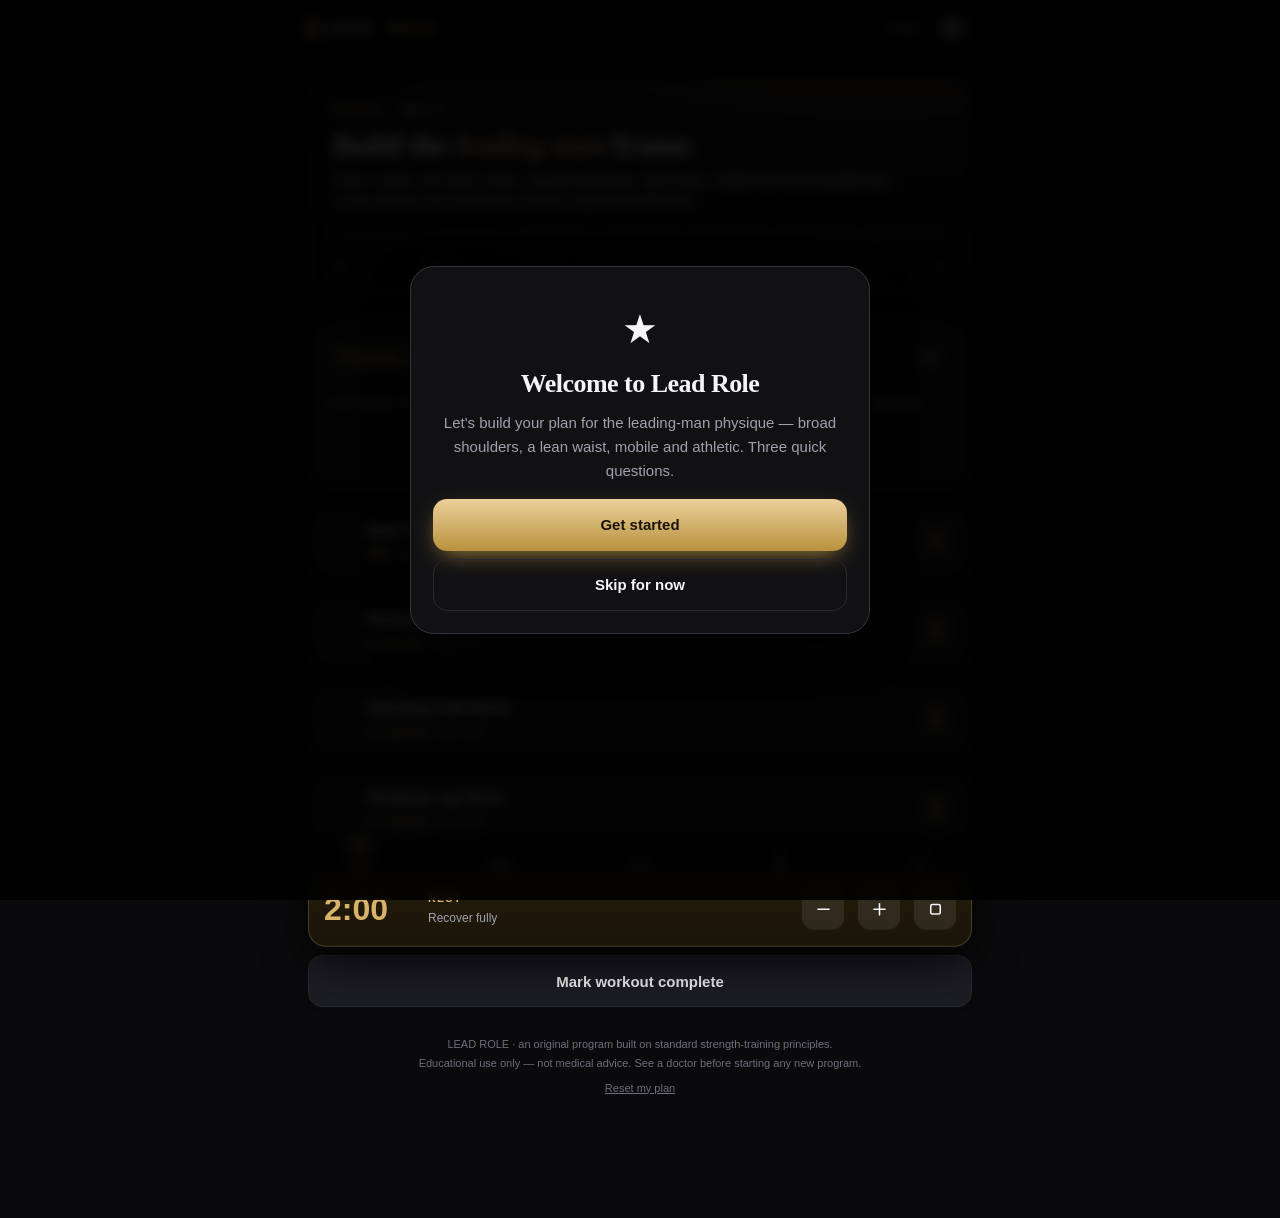
<file: index.html>
<!DOCTYPE html>
<html lang="en">
<head>
<meta charset="UTF-8" />
<meta name="viewport" content="width=device-width, initial-scale=1, viewport-fit=cover, maximum-scale=1, user-scalable=no" />
<meta name="theme-color" content="#0a0a0c" />
<title>LEAD ROLE — Movie Star Physique</title>
<meta name="description" content="Build the Hollywood leading-man physique: broad shoulders, lean waist, mobile & athletic. Programs, exercise library, golden-ratio analyzer, nutrition and an aesthetics academy." />
<link rel="manifest" href="/manifest.webmanifest" />
<link rel="icon" href="/icon.svg" type="image/svg+xml" />
<link rel="apple-touch-icon" href="/icon.svg" />
<meta name="apple-mobile-web-app-capable" content="yes" />
<meta name="mobile-web-app-capable" content="yes" />
<meta name="apple-mobile-web-app-status-bar-style" content="black-translucent" />
<meta name="apple-mobile-web-app-title" content="Lead Role" />
<link rel="stylesheet" href="/styles.css" />
</head>
<body>

<header>
  <div class="wrap hbar">
    <div class="brand"><span class="dot"></span>LEAD&nbsp;<b>ROLE</b></div>
    <div class="row gap10">
      <span class="kicker" id="htitle">Today</span>
      <button class="hbtn" id="settingsBtn" aria-label="Plan settings">
        <svg viewBox="0 0 24 24"><circle cx="12" cy="12" r="3"/><path d="M19 12a7 7 0 00-.1-1.2l2-1.6-2-3.4-2.4 1a7 7 0 00-2-1.2l-.4-2.6H9.9l-.4 2.6a7 7 0 00-2 1.2l-2.4-1-2 3.4 2 1.6A7 7 0 005 12a7 7 0 00.1 1.2l-2 1.6 2 3.4 2.4-1a7 7 0 002 1.2l.4 2.6h4.2l.4-2.6a7 7 0 002-1.2l2.4 1 2-3.4-2-1.6A7 7 0 0019 12z"/></svg>
      </button>
    </div>
  </div>
</header>

<main class="wrap">
  <section class="view on" id="v-today"></section>
  <section class="view" id="v-train"></section>
  <section class="view" id="v-aesthetic"></section>
  <section class="view" id="v-mobility"></section>
  <section class="view" id="v-fuel"></section>
</main>

<!-- Rest timer -->
<div id="rest">
  <div class="rest-in"><div class="rest-card">
    <div class="rest-time" id="restTime">2:00</div>
    <div style="flex:1"><div class="lab">Rest</div><div class="sub" id="restSub">Recover fully</div></div>
    <button class="iconbtn" id="restMinus" aria-label="−15s"><svg viewBox="0 0 24 24"><path d="M5 12h14"/></svg></button>
    <button class="iconbtn" id="restPlus" aria-label="+15s"><svg viewBox="0 0 24 24"><path d="M12 5v14M5 12h14"/></svg></button>
    <button class="iconbtn" id="restStop" aria-label="Stop"><svg viewBox="0 0 24 24"><rect x="6" y="6" width="12" height="12" rx="2"/></svg></button>
  </div></div>
</div>

<!-- Bottom sheet -->
<div id="sheet"><div class="sheet-bg" id="sheetBg"></div><div class="sheet-card" id="sheetCard"></div></div>

<!-- Onboarding / settings modal -->
<div id="modal"><div class="modal-bg" id="modalBg"></div><div class="modal-card"><div id="modal-body"></div></div></div>

<div class="toast" id="toast"></div>

<!-- Bottom nav -->
<nav><div class="nav-in">
  <button data-v="today" class="on"><svg viewBox="0 0 24 24"><path d="M3 12l9-9 9 9"/><path d="M5 10v10h14V10"/></svg>Today</button>
  <button data-v="train"><svg viewBox="0 0 24 24"><path d="M6.5 6.5l11 11M4 9l-1 1 2 2-2 2 1 1M20 15l1-1-2-2 2-2-1-1"/><rect x="7" y="7" width="10" height="10" rx="1" transform="rotate(45 12 12)"/></svg>Train</button>
  <button data-v="aesthetic"><svg viewBox="0 0 24 24"><path d="M12 3l2.5 5 5.5.8-4 3.9 1 5.5L12 21l-5-2.3 1-5.5-4-3.9L9.5 8z"/></svg>Blueprint</button>
  <button data-v="mobility"><svg viewBox="0 0 24 24"><circle cx="12" cy="5" r="2"/><path d="M12 8v6m0 0l-4 6m4-6l4 6M7 11h10"/></svg>Mobility</button>
  <button data-v="fuel"><svg viewBox="0 0 24 24"><path d="M5 3v7a3 3 0 003 3v8M8 3v6M19 3c-1.5 1-2.5 3-2.5 6V13c0 1 .8 1 1.5 1v7"/></svg>Fuel</button>
</div></nav>

<script src="/data.js"></script>
<script src="/app.js"></script>
</body>
</html>
</file>
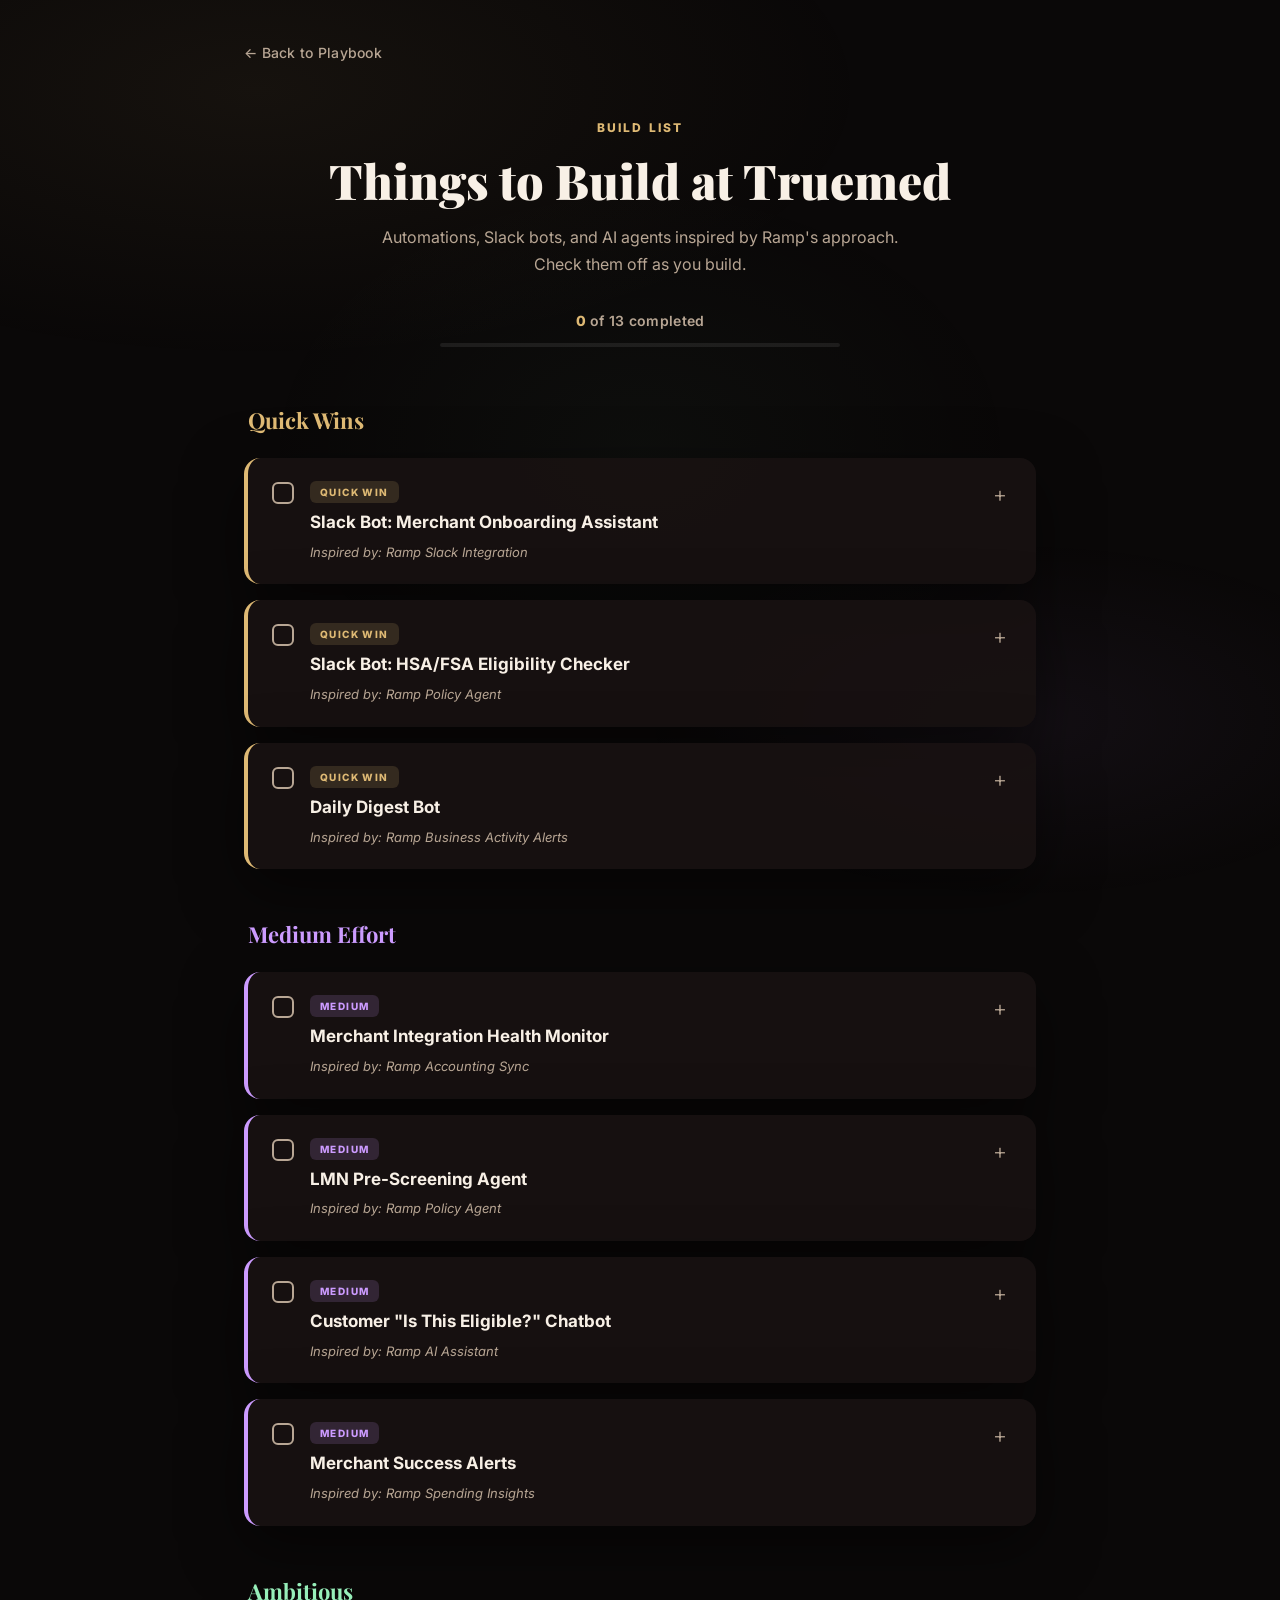
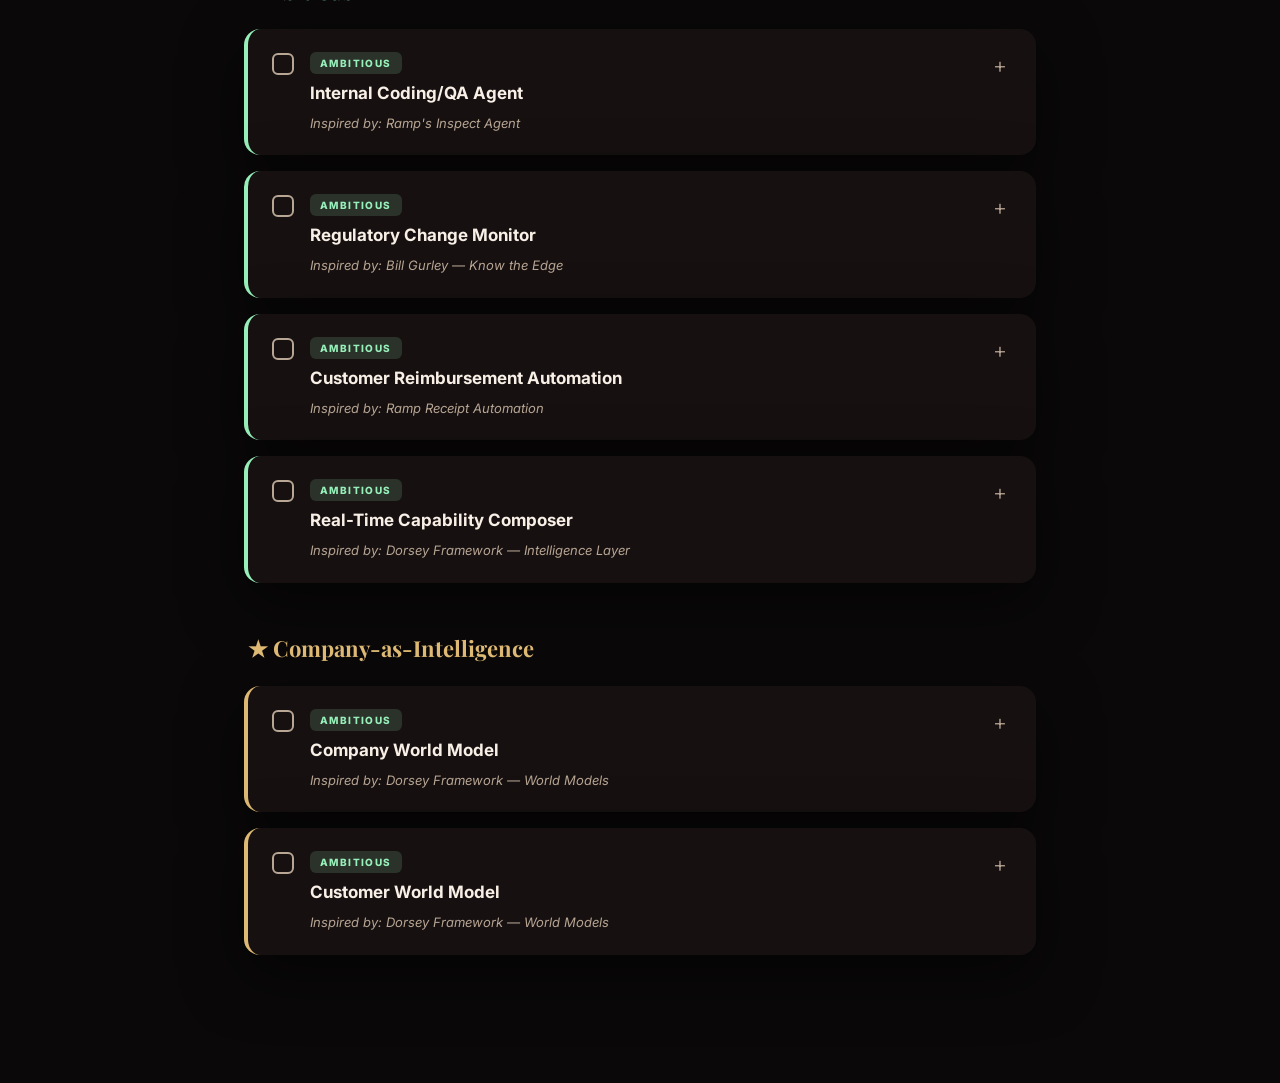
<file: build-checklist.html>
<!DOCTYPE html>
<html lang="en">
<head>
<meta charset="UTF-8">
<meta name="viewport" content="width=device-width, initial-scale=1.0">
<title>Things to Build at Truemed | SE Leader Playbook</title>
<link rel="preconnect" href="https://fonts.googleapis.com">
<link rel="preconnect" href="https://fonts.gstatic.com" crossorigin>
<link href="https://fonts.googleapis.com/css2?family=Inter:wght@400;500;600;700;800;900&family=Playfair+Display:wght@700;900&display=swap" rel="stylesheet">
<style>
  *, *::before, *::after { margin: 0; padding: 0; box-sizing: border-box; }

  :root {
    --bg: #0a0808;
    --panel: rgba(24,18,18,.92);
    --panel-2: rgba(36,26,26,.95);
    --gold: #deb974;
    --purple: #cc9bff;
    --green: #97efba;
    --text: #f8f0e6;
    --muted: #b8a694;
    --shadow: 0 20px 60px rgba(0,0,0,.5);
    --radius: 16px;
  }

  body {
    font-family: 'Inter', -apple-system, BlinkMacSystemFont, sans-serif;
    background: var(--bg);
    color: var(--text);
    min-height: 100vh;
    line-height: 1.6;
    -webkit-font-smoothing: antialiased;
    -moz-osx-font-smoothing: grayscale;
  }

  body::before {
    content: '';
    position: fixed;
    inset: 0;
    background:
      radial-gradient(ellipse 80% 50% at 20% 10%, rgba(222,185,116,.06) 0%, transparent 60%),
      radial-gradient(ellipse 60% 40% at 80% 80%, rgba(204,155,255,.05) 0%, transparent 50%),
      radial-gradient(ellipse 50% 50% at 50% 50%, rgba(151,239,186,.03) 0%, transparent 60%);
    pointer-events: none;
    z-index: 0;
  }

  .container {
    position: relative;
    z-index: 1;
    max-width: 840px;
    margin: 0 auto;
    padding: 40px 24px 80px;
  }

  /* Back nav */
  .back-nav {
    margin-bottom: 48px;
  }

  .back-nav a {
    color: var(--muted);
    text-decoration: none;
    font-size: 14px;
    font-weight: 500;
    letter-spacing: 0.02em;
    transition: color .2s;
  }

  .back-nav a:hover {
    color: var(--gold);
  }

  /* Header */
  .page-header {
    text-align: center;
    margin-bottom: 56px;
  }

  .eyebrow {
    display: inline-block;
    font-size: 12px;
    font-weight: 800;
    letter-spacing: 0.18em;
    text-transform: uppercase;
    color: var(--gold);
    margin-bottom: 16px;
  }

  .page-header h1 {
    font-family: 'Playfair Display', serif;
    font-weight: 900;
    font-size: clamp(2rem, 5vw, 3rem);
    line-height: 1.15;
    color: var(--text);
    margin-bottom: 16px;
  }

  .page-header .subtitle {
    font-size: 16px;
    color: var(--muted);
    max-width: 560px;
    margin: 0 auto 32px;
    line-height: 1.7;
  }

  /* Progress */
  .progress-area {
    display: flex;
    flex-direction: column;
    align-items: center;
    gap: 10px;
  }

  .progress-text {
    font-size: 14px;
    font-weight: 600;
    color: var(--muted);
    letter-spacing: 0.02em;
  }

  .progress-text span {
    color: var(--gold);
    font-weight: 800;
  }

  .progress-bar-track {
    width: 100%;
    max-width: 400px;
    height: 4px;
    background: rgba(255,255,255,.08);
    border-radius: 4px;
    overflow: hidden;
  }

  .progress-bar-fill {
    height: 100%;
    width: 0%;
    background: linear-gradient(90deg, var(--gold), #e8c97a);
    border-radius: 4px;
    transition: width .4s cubic-bezier(.4,0,.2,1);
  }

  /* Sections */
  .section {
    margin-bottom: 48px;
  }

  .section-title {
    font-family: 'Playfair Display', serif;
    font-weight: 700;
    font-size: 22px;
    margin-bottom: 20px;
    padding-left: 4px;
  }

  .section-title.gold { color: var(--gold); }
  .section-title.purple { color: var(--purple); }
  .section-title.green { color: var(--green); }

  /* Cards */
  .card {
    background: var(--panel);
    border-radius: var(--radius);
    margin-bottom: 16px;
    box-shadow: var(--shadow);
    overflow: hidden;
    transition: transform .2s, box-shadow .2s;
  }

  .card:hover {
    transform: translateY(-2px);
    box-shadow: 0 24px 72px rgba(0,0,0,.6);
  }

  .card.border-gold { border-left: 4px solid var(--gold); }
  .card.border-purple { border-left: 4px solid var(--purple); }
  .card.border-green { border-left: 4px solid var(--green); }

  .card-header {
    display: flex;
    align-items: flex-start;
    gap: 16px;
    padding: 20px 24px;
    cursor: pointer;
    user-select: none;
  }

  .card-header input[type="checkbox"] {
    appearance: none;
    -webkit-appearance: none;
    width: 22px;
    height: 22px;
    min-width: 22px;
    border: 2px solid var(--muted);
    border-radius: 6px;
    background: transparent;
    cursor: pointer;
    margin-top: 4px;
    transition: all .2s;
    position: relative;
  }

  .card-header input[type="checkbox"]:checked {
    background: var(--gold);
    border-color: var(--gold);
  }

  .card-header input[type="checkbox"]:checked::after {
    content: '';
    position: absolute;
    left: 6px;
    top: 2px;
    width: 6px;
    height: 11px;
    border: solid var(--bg);
    border-width: 0 2.5px 2.5px 0;
    transform: rotate(45deg);
  }

  .card-header input[type="checkbox"]:hover {
    border-color: var(--gold);
  }

  .card.checked .card-title-area h3 {
    opacity: .5;
    text-decoration: line-through;
    text-decoration-color: var(--muted);
  }

  .card-title-area {
    flex: 1;
    min-width: 0;
  }

  .priority-tag {
    display: inline-block;
    font-size: 10px;
    font-weight: 800;
    letter-spacing: 0.14em;
    text-transform: uppercase;
    padding: 3px 10px;
    border-radius: 6px;
    margin-bottom: 8px;
  }

  .priority-tag.quick-win {
    background: rgba(222,185,116,.15);
    color: var(--gold);
  }

  .priority-tag.medium {
    background: rgba(204,155,255,.15);
    color: var(--purple);
  }

  .priority-tag.ambitious {
    background: rgba(151,239,186,.15);
    color: var(--green);
  }

  .card-title-area h3 {
    font-family: 'Inter', sans-serif;
    font-weight: 700;
    font-size: 17px;
    line-height: 1.4;
    color: var(--text);
    margin-bottom: 4px;
    transition: opacity .3s, text-decoration .3s;
  }

  .inspiration {
    font-size: 13px;
    color: var(--muted);
    font-style: italic;
  }

  .expand-icon {
    font-size: 22px;
    font-weight: 300;
    color: var(--muted);
    min-width: 24px;
    text-align: center;
    line-height: 28px;
    margin-top: 2px;
    transition: transform .3s, color .2s;
  }

  .card.expanded .expand-icon {
    transform: rotate(45deg);
    color: var(--gold);
  }

  /* Card body - expandable */
  .card-body {
    max-height: 0;
    overflow: hidden;
    transition: max-height .4s cubic-bezier(.4,0,.2,1), opacity .3s;
    opacity: 0;
  }

  .card.expanded .card-body {
    opacity: 1;
  }

  .card-body-inner {
    padding: 0 24px 24px;
    padding-left: 62px;
  }

  .detail-section {
    background: var(--panel-2);
    border-radius: 12px;
    padding: 18px 20px;
    margin-bottom: 12px;
  }

  .detail-section:last-child {
    margin-bottom: 0;
  }

  .detail-section h4 {
    font-size: 11px;
    font-weight: 800;
    letter-spacing: 0.14em;
    text-transform: uppercase;
    margin-bottom: 8px;
  }

  .detail-section.why h4 { color: var(--gold); }
  .detail-section.how h4 { color: var(--purple); }
  .detail-section.parallel h4 { color: var(--green); }

  .detail-section p {
    font-size: 14px;
    line-height: 1.75;
    color: var(--muted);
  }

  /* Mobile responsive */
  @media (max-width: 640px) {
    .container {
      padding: 24px 16px 60px;
    }

    .back-nav {
      margin-bottom: 32px;
    }

    .page-header {
      margin-bottom: 40px;
    }

    .page-header .subtitle {
      font-size: 15px;
    }

    .card-header {
      padding: 16px 16px;
      gap: 12px;
    }

    .card-title-area h3 {
      font-size: 15px;
    }

    .card-body-inner {
      padding: 0 16px 20px;
      padding-left: 50px;
    }

    .detail-section {
      padding: 14px 16px;
    }

    .section-title {
      font-size: 20px;
    }
  }

  @media (max-width: 420px) {
    .card-body-inner {
      padding-left: 16px;
    }
  }
</style>
</head>
<body>

<div class="container">

  <!-- Back nav -->
  <nav class="back-nav">
    <a href="index.html">&larr; Back to Playbook</a>
  </nav>

  <!-- Header -->
  <header class="page-header">
    <div class="eyebrow">Build List</div>
    <h1>Things to Build at Truemed</h1>
    <p class="subtitle">Automations, Slack bots, and AI agents inspired by Ramp's approach. Check them off as you build.</p>
    <div class="progress-area">
      <div class="progress-text"><span id="completed-count">0</span> of 13 completed</div>
      <div class="progress-bar-track">
        <div class="progress-bar-fill" id="progress-fill"></div>
      </div>
    </div>
  </header>

  <!-- Section: Quick Wins -->
  <section class="section">
    <h2 class="section-title gold">Quick Wins</h2>

    <!-- Card 1 -->
    <div class="card border-gold" data-id="merchant-onboarding">
      <div class="card-header" onclick="toggleExpand(this)">
        <input type="checkbox" onclick="event.stopPropagation(); toggleCheck('merchant-onboarding')">
        <div class="card-title-area">
          <span class="priority-tag quick-win">Quick Win</span>
          <h3>Slack Bot: Merchant Onboarding Assistant</h3>
          <span class="inspiration">Inspired by: Ramp Slack Integration</span>
        </div>
        <span class="expand-icon">+</span>
      </div>
      <div class="card-body">
        <div class="card-body-inner">
          <div class="detail-section why">
            <h4>Why Build This</h4>
            <p>Merchants struggle with integration setup. A <code>/truemed onboard</code> command in Slack walks them through each step, checks API key status, verifies webhook endpoints, and troubleshoots common issues &mdash; all without leaving Slack.</p>
          </div>
          <div class="detail-section how">
            <h4>How to Build It</h4>
            <p>Build a Slack app with slash commands. Connect to Truemed's merchant API to check integration status. Use Block Kit for rich interactive messages with buttons and dropdowns.</p>
          </div>
          <div class="detail-section parallel">
            <h4>Ramp Parallel</h4>
            <p>Ramp's Slack bot lets employees request funds, get approvals, and check policies without opening the app. Same principle: meet users where they already are.</p>
          </div>
        </div>
      </div>
    </div>

    <!-- Card 2 -->
    <div class="card border-gold" data-id="eligibility-checker">
      <div class="card-header" onclick="toggleExpand(this)">
        <input type="checkbox" onclick="event.stopPropagation(); toggleCheck('eligibility-checker')">
        <div class="card-title-area">
          <span class="priority-tag quick-win">Quick Win</span>
          <h3>Slack Bot: HSA/FSA Eligibility Checker</h3>
          <span class="inspiration">Inspired by: Ramp Policy Agent</span>
        </div>
        <span class="expand-icon">+</span>
      </div>
      <div class="card-body">
        <div class="card-body-inner">
          <div class="detail-section why">
            <h4>Why Build This</h4>
            <p>Sales and support teams constantly get asked "Is X eligible for HSA/FSA?" A <code>/truemed eligible [product]</code> command gives instant answers with IRS references.</p>
          </div>
          <div class="detail-section how">
            <h4>How to Build It</h4>
            <p>Build an eligibility rules engine based on IRS Section 213(d) qualified medical expense categories. Index common products and categories. Return yes/no with explanation and relevant IRS guidance.</p>
          </div>
          <div class="detail-section parallel">
            <h4>Ramp Parallel</h4>
            <p>Ramp's AI-powered policy assistant lets employees ask natural-language questions about spending policies. Same idea: instant compliance answers.</p>
          </div>
        </div>
      </div>
    </div>

    <!-- Card 3 -->
    <div class="card border-gold" data-id="daily-digest">
      <div class="card-header" onclick="toggleExpand(this)">
        <input type="checkbox" onclick="event.stopPropagation(); toggleCheck('daily-digest')">
        <div class="card-title-area">
          <span class="priority-tag quick-win">Quick Win</span>
          <h3>Daily Digest Bot</h3>
          <span class="inspiration">Inspired by: Ramp Business Activity Alerts</span>
        </div>
        <span class="expand-icon">+</span>
      </div>
      <div class="card-body">
        <div class="card-body-inner">
          <div class="detail-section why">
            <h4>Why Build This</h4>
            <p>Start every morning knowing the state of the business. New merchant signups, LMN approval/denial rates, transaction volumes, flagged issues &mdash; all in one Slack message at 8am.</p>
          </div>
          <div class="detail-section how">
            <h4>How to Build It</h4>
            <p>Scheduled Slack webhook (cron job or serverless function). Query Truemed's internal APIs for daily metrics. Format as a clean Block Kit message with key stats.</p>
          </div>
          <div class="detail-section parallel">
            <h4>Ramp Parallel</h4>
            <p>Ramp sends real-time business activity alerts for large transactions and spending summaries. Daily digest is the minimum viable version.</p>
          </div>
        </div>
      </div>
    </div>
  </section>

  <!-- Section: Medium Effort -->
  <section class="section">
    <h2 class="section-title purple">Medium Effort</h2>

    <!-- Card 4 -->
    <div class="card border-purple" data-id="health-monitor">
      <div class="card-header" onclick="toggleExpand(this)">
        <input type="checkbox" onclick="event.stopPropagation(); toggleCheck('health-monitor')">
        <div class="card-title-area">
          <span class="priority-tag medium">Medium</span>
          <h3>Merchant Integration Health Monitor</h3>
          <span class="inspiration">Inspired by: Ramp Accounting Sync</span>
        </div>
        <span class="expand-icon">+</span>
      </div>
      <div class="card-body">
        <div class="card-body-inner">
          <div class="detail-section why">
            <h4>Why Build This</h4>
            <p>Broken integrations = lost revenue for merchants AND Truemed. Automated health checks catch webhook failures, API errors, and checkout drops before merchants notice.</p>
          </div>
          <div class="detail-section how">
            <h4>How to Build It</h4>
            <p>Build a monitoring service that periodically pings merchant endpoints, validates webhook delivery, tracks error rates. Alert via Slack when thresholds exceeded. Dashboard for the SE team.</p>
          </div>
          <div class="detail-section parallel">
            <h4>Ramp Parallel</h4>
            <p>Ramp's real-time accounting sync ensures data flows correctly to QuickBooks/NetSuite/Xero. Same principle: proactively detect integration failures.</p>
          </div>
        </div>
      </div>
    </div>

    <!-- Card 5 -->
    <div class="card border-purple" data-id="lmn-prescreening">
      <div class="card-header" onclick="toggleExpand(this)">
        <input type="checkbox" onclick="event.stopPropagation(); toggleCheck('lmn-prescreening')">
        <div class="card-title-area">
          <span class="priority-tag medium">Medium</span>
          <h3>LMN Pre-Screening Agent</h3>
          <span class="inspiration">Inspired by: Ramp Policy Agent</span>
        </div>
        <span class="expand-icon">+</span>
      </div>
      <div class="card-body">
        <div class="card-body-inner">
          <div class="detail-section why">
            <h4>Why Build This</h4>
            <p>Licensed providers review every health survey for medical necessity. An AI pre-screening agent can classify surveys as likely-approve vs. likely-deny, fast-tracking high-confidence cases and reducing provider workload by 30-50%.</p>
          </div>
          <div class="detail-section how">
            <h4>How to Build It</h4>
            <p>Train a classifier on historical LMN approval/denial patterns. Flag confidence levels. Route high-confidence approvals to expedited review. Keep provider as final decision-maker for compliance.</p>
          </div>
          <div class="detail-section parallel">
            <h4>Ramp Parallel</h4>
            <p>Ramp's policy agent reviews 100% of expenses automatically, approving compliant ones and flagging exceptions. Same pattern: AI handles the clear cases, humans handle the edge cases.</p>
          </div>
        </div>
      </div>
    </div>

    <!-- Card 6 -->
    <div class="card border-purple" data-id="eligibility-chatbot">
      <div class="card-header" onclick="toggleExpand(this)">
        <input type="checkbox" onclick="event.stopPropagation(); toggleCheck('eligibility-chatbot')">
        <div class="card-title-area">
          <span class="priority-tag medium">Medium</span>
          <h3>Customer "Is This Eligible?" Chatbot</h3>
          <span class="inspiration">Inspired by: Ramp AI Assistant</span>
        </div>
        <span class="expand-icon">+</span>
      </div>
      <div class="card-body">
        <div class="card-body-inner">
          <div class="detail-section why">
            <h4>Why Build This</h4>
            <p>Customers abandon checkout when unsure if their HSA/FSA covers a product. A public-facing chatbot answers "Can I use my HSA for [X]?" instantly, with confidence.</p>
          </div>
          <div class="detail-section how">
            <h4>How to Build It</h4>
            <p>RAG-based chatbot indexed on IRS eligible expense lists, Truemed's approved categories, and common product mappings. Embed on merchant checkout pages or Truemed's site.</p>
          </div>
          <div class="detail-section parallel">
            <h4>Ramp Parallel</h4>
            <p>Ramp's natural-language AI lets employees ask policy questions without commands. Same UX: natural language in, definitive answer out.</p>
          </div>
        </div>
      </div>
    </div>

    <!-- Card 7 -->
    <div class="card border-purple" data-id="success-alerts">
      <div class="card-header" onclick="toggleExpand(this)">
        <input type="checkbox" onclick="event.stopPropagation(); toggleCheck('success-alerts')">
        <div class="card-title-area">
          <span class="priority-tag medium">Medium</span>
          <h3>Merchant Success Alerts</h3>
          <span class="inspiration">Inspired by: Ramp Spending Insights</span>
        </div>
        <span class="expand-icon">+</span>
      </div>
      <div class="card-body">
        <div class="card-body-inner">
          <div class="detail-section why">
            <h4>Why Build This</h4>
            <p>Detect churn before it happens. When a merchant's transaction volume drops 20%+ week-over-week, or their integration starts erroring, proactively reach out with help.</p>
          </div>
          <div class="detail-section how">
            <h4>How to Build It</h4>
            <p>Time-series analysis on merchant transaction data. Anomaly detection for volume drops, error spikes, checkout abandonment increases. Alert SE team via Slack with context.</p>
          </div>
          <div class="detail-section parallel">
            <h4>Ramp Parallel</h4>
            <p>Ramp provides spending insights and identifies savings opportunities proactively. Same idea: don't wait for problems to be reported.</p>
          </div>
        </div>
      </div>
    </div>
  </section>

  <!-- Section: Ambitious -->
  <section class="section">
    <h2 class="section-title green">Ambitious</h2>

    <!-- Card 8 -->
    <div class="card border-green" data-id="coding-agent">
      <div class="card-header" onclick="toggleExpand(this)">
        <input type="checkbox" onclick="event.stopPropagation(); toggleCheck('coding-agent')">
        <div class="card-title-area">
          <span class="priority-tag ambitious">Ambitious</span>
          <h3>Internal Coding/QA Agent</h3>
          <span class="inspiration">Inspired by: Ramp's Inspect Agent</span>
        </div>
        <span class="expand-icon">+</span>
      </div>
      <div class="card-body">
        <div class="card-body-inner">
          <div class="detail-section why">
            <h4>Why Build This</h4>
            <p>Ramp built "Inspect" &mdash; an internal AI coding agent that now handles ~30% of merged PRs. It runs tests, checks monitoring dashboards, queries databases, and visually verifies frontend changes. Truemed could build a similar agent focused on payment integration testing and compliance verification.</p>
          </div>
          <div class="detail-section how">
            <h4>How to Build It</h4>
            <p>Sandboxed dev environments (Modal or similar). Agent has access to test merchant accounts, can run integration tests, verify payment flows end-to-end, check compliance rules. Closed-loop verification: agent tests its own changes.</p>
          </div>
          <div class="detail-section parallel">
            <h4>Ramp Parallel</h4>
            <p>Ramp's Inspect runs in sandboxed VMs with full-stack environments. Key insight: the "verification loop" (agent can check its own work) is the differentiator.</p>
          </div>
        </div>
      </div>
    </div>

    <!-- Card 9 -->
    <div class="card border-green" data-id="regulatory-monitor">
      <div class="card-header" onclick="toggleExpand(this)">
        <input type="checkbox" onclick="event.stopPropagation(); toggleCheck('regulatory-monitor')">
        <div class="card-title-area">
          <span class="priority-tag ambitious">Ambitious</span>
          <h3>Regulatory Change Monitor</h3>
          <span class="inspiration">Inspired by: Bill Gurley &mdash; Know the Edge</span>
        </div>
        <span class="expand-icon">+</span>
      </div>
      <div class="card-body">
        <div class="card-body-inner">
          <div class="detail-section why">
            <h4>Why Build This</h4>
            <p>IRS rules on HSA/FSA eligible expenses change. New legislation (like the One Big Beautiful Bill) opens new product categories. First to know = first to onboard merchants in new categories.</p>
          </div>
          <div class="detail-section how">
            <h4>How to Build It</h4>
            <p>Monitor IRS.gov, Federal Register, and Congressional databases for HSA/FSA-related updates. Parse changes, classify impact (new eligible category? limit change? rule modification?). Alert team with plain-language summary and action items.</p>
          </div>
          <div class="detail-section parallel">
            <h4>Ramp Parallel</h4>
            <p>No direct Ramp parallel &mdash; this is a regulatory moat play unique to Truemed's position in the HSA/FSA ecosystem.</p>
          </div>
        </div>
      </div>
    </div>

    <!-- Card 10 -->
    <div class="card border-green" data-id="reimbursement-automation">
      <div class="card-header" onclick="toggleExpand(this)">
        <input type="checkbox" onclick="event.stopPropagation(); toggleCheck('reimbursement-automation')">
        <div class="card-title-area">
          <span class="priority-tag ambitious">Ambitious</span>
          <h3>Customer Reimbursement Automation</h3>
          <span class="inspiration">Inspired by: Ramp Receipt Automation</span>
        </div>
        <span class="expand-icon">+</span>
      </div>
      <div class="card-body">
        <div class="card-body-inner">
          <div class="detail-section why">
            <h4>Why Build This</h4>
            <p>Many customers pay out-of-pocket, then want to submit for HSA/FSA reimbursement. Auto-generate a complete reimbursement packet: receipt + LMN + pre-filled claim form for their specific HSA administrator.</p>
          </div>
          <div class="detail-section how">
            <h4>How to Build It</h4>
            <p>Template system for major HSA administrators (Fidelity, HealthEquity, Optum, etc.). Auto-fill with transaction details and LMN reference. Deliver via email or download as PDF.</p>
          </div>
          <div class="detail-section parallel">
            <h4>Ramp Parallel</h4>
            <p>Ramp automatically captures receipts and prefills memos. Same principle: automate the tedious paperwork that creates friction.</p>
          </div>
        </div>
      </div>
    </div>

    <!-- Card 11 -->
    <div class="card border-green" data-id="capability-composer">
      <div class="card-header" onclick="toggleExpand(this)">
        <input type="checkbox" onclick="event.stopPropagation(); toggleCheck('capability-composer')">
        <div class="card-title-area">
          <span class="priority-tag ambitious">Ambitious</span>
          <h3>Real-Time Capability Composer</h3>
          <span class="inspiration">Inspired by: Dorsey Framework &mdash; Intelligence Layer</span>
        </div>
        <span class="expand-icon">+</span>
      </div>
      <div class="card-body">
        <div class="card-body-inner">
          <div class="detail-section why">
            <h4>Why Build This</h4>
            <p>Dorsey's key insight: a company's limiting factor is its roadmap. Instead of fixed features, let merchants compose capabilities via API. "I need HSA checkout + installments + LMN for fitness equipment" &rarr; system assembles it dynamically.</p>
          </div>
          <div class="detail-section how">
            <h4>How to Build It</h4>
            <p>Modular capability architecture where checkout, LMN workflows, payment plans, and product eligibility are independent composable services. API endpoint that accepts intent and returns a configured experience.</p>
          </div>
          <div class="detail-section parallel">
            <h4>Dorsey Parallel</h4>
            <p>This IS the intelligence layer from the Dorsey framework. Block's system composes financial products (lending + payments + repayment schedule) for specific merchants at specific moments.</p>
          </div>
        </div>
      </div>
    </div>
  </section>

  <!-- Section: Company-as-Intelligence -->
  <section class="section">
    <h2 class="section-title gold">&#9733; Company-as-Intelligence</h2>

    <!-- Card 12 -->
    <div class="card border-gold" data-id="company-world-model">
      <div class="card-header" onclick="toggleExpand(this)">
        <input type="checkbox" onclick="event.stopPropagation(); toggleCheck('company-world-model')">
        <div class="card-title-area">
          <span class="priority-tag ambitious">Ambitious</span>
          <h3>Company World Model</h3>
          <span class="inspiration">Inspired by: Dorsey Framework &mdash; World Models</span>
        </div>
        <span class="expand-icon">+</span>
      </div>
      <div class="card-body">
        <div class="card-body-inner">
          <div class="detail-section why">
            <h4>Why Build This</h4>
            <p>Aggregate all internal artifacts (Slack messages, support tickets, Jira, code commits, docs, meeting recordings) into a queryable intelligence. Ask: "What are our top 5 merchant pain points this week?" and get a real answer.</p>
          </div>
          <div class="detail-section how">
            <h4>How to Build It</h4>
            <p>RAG pipeline indexing internal data sources. Start small: just Slack + support tickets. Build a query interface (internal chatbot or web app). Expand to include code repos, docs, meeting transcripts.</p>
          </div>
          <div class="detail-section parallel">
            <h4>Dorsey Parallel</h4>
            <p>Block's Company World Model tracks decisions, discussions, plans, problems, and progress from ALL artifacts. Replaces managers who relay information up/down the chain.</p>
          </div>
        </div>
      </div>
    </div>

    <!-- Card 13 -->
    <div class="card border-gold" data-id="customer-world-model">
      <div class="card-header" onclick="toggleExpand(this)">
        <input type="checkbox" onclick="event.stopPropagation(); toggleCheck('customer-world-model')">
        <div class="card-title-area">
          <span class="priority-tag ambitious">Ambitious</span>
          <h3>Customer World Model</h3>
          <span class="inspiration">Inspired by: Dorsey Framework &mdash; World Models</span>
        </div>
        <span class="expand-icon">+</span>
      </div>
      <div class="card-body">
        <div class="card-body-inner">
          <div class="detail-section why">
            <h4>Why Build This</h4>
            <p>Transaction data is the most honest signal. Which product categories are growing? Which LMN denial patterns indicate missing eligible categories? What merchant verticals should we target next? The data already exists &mdash; just needs an intelligence on top.</p>
          </div>
          <div class="detail-section how">
            <h4>How to Build It</h4>
            <p>Analytics pipeline on transaction data, LMN outcomes, merchant performance metrics. Build predictive models: next best merchant vertical, churn risk, category demand forecasting. Dashboard + proactive alerts.</p>
          </div>
          <div class="detail-section parallel">
            <h4>Dorsey Parallel</h4>
            <p>Block's Customer World Model is built from transaction flows through Cash App and Square. "Money is the most honest signal in the world" &mdash; Dorsey. Truemed's LMN + transaction data is equally honest.</p>
          </div>
        </div>
      </div>
    </div>
  </section>

</div>

<script>
(function() {
  const STORAGE_KEY = 'build-checklist-v1';
  const TOTAL = 13;

  function getState() {
    try {
      return JSON.parse(localStorage.getItem(STORAGE_KEY)) || {};
    } catch (e) {
      return {};
    }
  }

  function saveState(state) {
    localStorage.setItem(STORAGE_KEY, JSON.stringify(state));
  }

  function updateProgress() {
    const state = getState();
    const count = Object.values(state).filter(Boolean).length;
    document.getElementById('completed-count').textContent = count;
    document.getElementById('progress-fill').style.width = ((count / TOTAL) * 100) + '%';
  }

  function applyCheckStates() {
    const state = getState();
    document.querySelectorAll('.card[data-id]').forEach(function(card) {
      const id = card.dataset.id;
      const checkbox = card.querySelector('input[type="checkbox"]');
      if (state[id]) {
        checkbox.checked = true;
        card.classList.add('checked');
      } else {
        checkbox.checked = false;
        card.classList.remove('checked');
      }
    });
    updateProgress();
  }

  window.toggleCheck = function(id) {
    const state = getState();
    state[id] = !state[id];
    saveState(state);
    applyCheckStates();
  };

  window.toggleExpand = function(headerEl) {
    const card = headerEl.closest('.card');
    const body = card.querySelector('.card-body');

    if (card.classList.contains('expanded')) {
      body.style.maxHeight = '0px';
      card.classList.remove('expanded');
    } else {
      // Calculate the actual scroll height of the inner content
      const inner = body.querySelector('.card-body-inner');
      body.style.maxHeight = (inner.scrollHeight + 40) + 'px';
      card.classList.add('expanded');
    }
  };

  // Initialize on DOM ready
  applyCheckStates();
})();
</script>

</body>
</html>
</file>
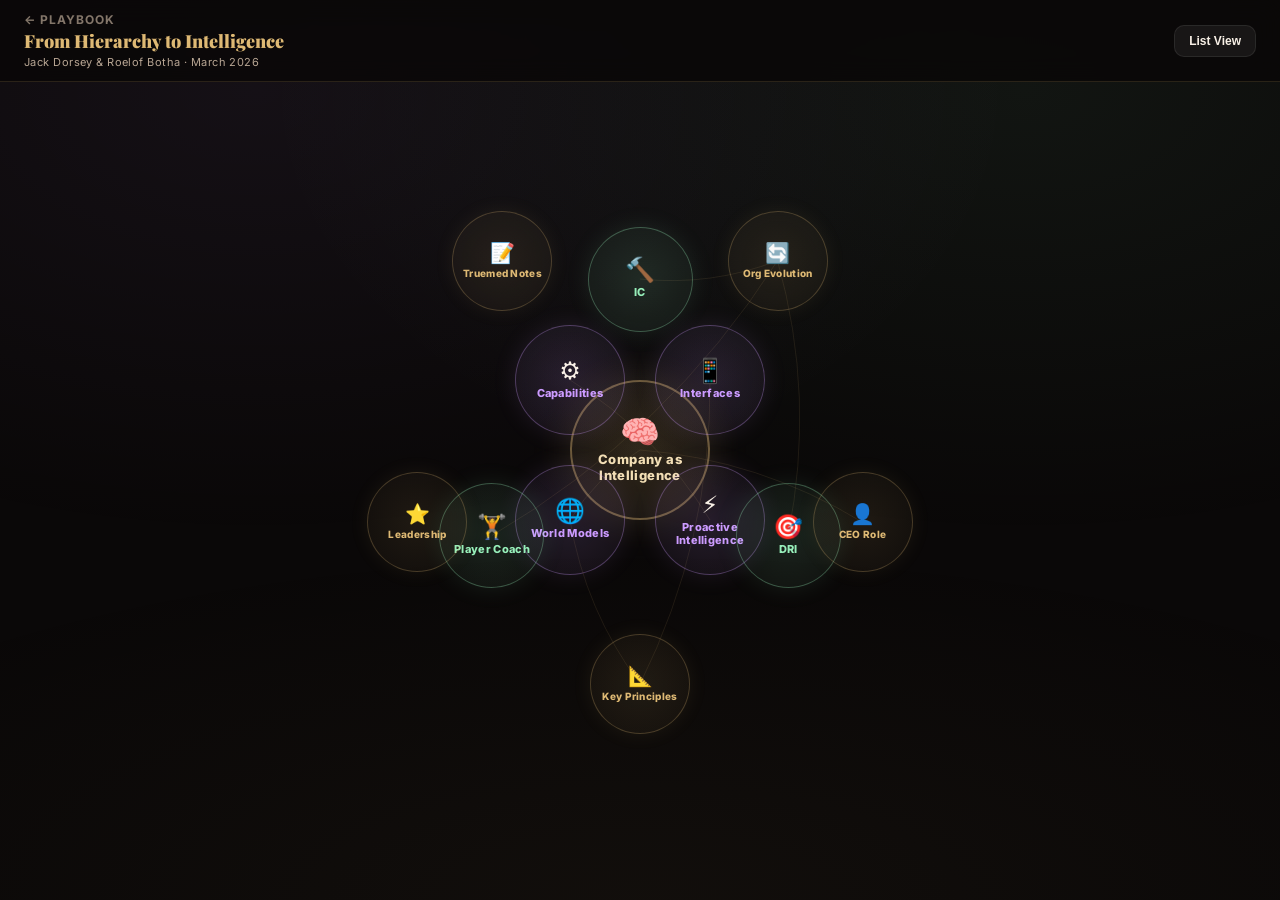
<file: dorsey.html>
<!DOCTYPE html>
<html lang="en">
<head>
  <meta charset="UTF-8" />
  <meta name="viewport" content="width=device-width, initial-scale=1.0" />
  <title>From Hierarchy to Intelligence — Dorsey Mental Model</title>
  <link rel="preconnect" href="https://fonts.googleapis.com">
  <link href="https://fonts.googleapis.com/css2?family=Playfair+Display:wght@700;900&family=Inter:wght@400;600;700;800;900&display=swap" rel="stylesheet">
  <style>
    :root {
      --bg: #0a0808;
      --panel: rgba(24, 18, 18, .92);
      --panel-2: rgba(36, 26, 26, .95);
      --line: rgba(222, 187, 116, .15);
      --line-bright: rgba(222, 187, 116, .35);
      --gold: #deb974;
      --gold-2: #f3dfb5;
      --gold-glow: rgba(222, 185, 116, .25);
      --purple: #cc9bff;
      --purple-dim: rgba(204, 155, 255, .15);
      --green: #97efba;
      --green-dim: rgba(151, 239, 186, .15);
      --red: #ff8e8e;
      --text: #f8f0e6;
      --muted: #b8a694;
      --shadow: 0 20px 60px rgba(0,0,0,.5);
      --radius: 16px;
      --panel-w: 440px;
    }
    * { box-sizing: border-box; margin: 0; }
    html { scroll-behavior: smooth; }
    body {
      color: var(--text);
      font-family: 'Inter', system-ui, -apple-system, sans-serif;
      background: var(--bg);
      min-height: 100vh;
      overflow-x: hidden;
    }
    body::before {
      content: '';
      position: fixed;
      inset: 0;
      background:
        radial-gradient(ellipse 60% 50% at 20% 10%, rgba(204,155,255,.06), transparent),
        radial-gradient(ellipse 60% 50% at 80% 10%, rgba(151,239,186,.06), transparent),
        radial-gradient(ellipse 80% 40% at 50% 100%, rgba(222,185,116,.04), transparent);
      pointer-events: none;
      z-index: 0;
    }

    /* ── HEADER ── */
    .header {
      position: fixed; top: 0; left: 0; right: 0;
      z-index: 100;
      display: flex; align-items: center; justify-content: space-between;
      padding: 12px 24px;
      background: rgba(10,8,8,.85);
      backdrop-filter: blur(12px);
      border-bottom: 1px solid var(--line);
    }
    .header__left { display: flex; flex-direction: column; gap: 2px; }
    .header__title {
      font-family: 'Playfair Display', Georgia, serif;
      font-size: 18px; font-weight: 900;
      color: var(--gold);
    }
    .header__subtitle {
      font-size: 11px; color: var(--muted);
      letter-spacing: .04em;
    }
    .header__right { display: flex; gap: 8px; align-items: center; }
    .view-toggle {
      border: none; border-radius: 10px;
      padding: 8px 14px; font-size: 12px; font-weight: 700;
      cursor: pointer; transition: all .15s;
      background: rgba(255,255,255,.06); color: var(--text);
      border: 1px solid rgba(255,255,255,.08);
    }
    .view-toggle:hover { background: rgba(255,255,255,.1); transform: translateY(-1px); }
    .view-toggle.active { background: var(--gold); color: #1a1008; border-color: var(--gold); }

    /* ── MIND MAP CONTAINER ── */
    .app { position: relative; z-index: 1; }
    .mind-map {
      position: relative;
      width: 100vw; height: 100vh;
      padding-top: 56px;
      overflow: hidden;
    }
    .connections-layer {
      position: absolute; inset: 0;
      width: 100%; height: 100%;
      pointer-events: none;
      z-index: 1;
    }

    /* ── NODES ── */
    .node {
      position: absolute;
      display: flex; flex-direction: column; align-items: center; justify-content: center;
      text-align: center;
      border-radius: 50%;
      cursor: pointer;
      transition: all .35s cubic-bezier(.34, 1.56, .64, 1);
      z-index: 2;
      opacity: 0; transform: scale(0.4);
      user-select: none;
    }
    .node.visible { opacity: 1; transform: scale(1); }
    .node:hover { transform: scale(1.1); z-index: 5; }
    .node.visible:hover { transform: scale(1.1); }
    .node__icon { font-size: 24px; line-height: 1; margin-bottom: 4px; }
    .node__title {
      font-size: 11px; font-weight: 800;
      letter-spacing: .03em; line-height: 1.2;
      max-width: 90%; padding: 0 4px;
    }

    /* Ring color variants */
    .node--core {
      width: 140px; height: 140px;
      background: radial-gradient(circle, rgba(222,185,116,.18), rgba(222,185,116,.06));
      border: 2px solid rgba(222,185,116,.4);
      box-shadow: 0 0 40px rgba(222,185,116,.15);
    }
    .node--core .node__title { font-size: 13px; color: var(--gold-2); }
    .node--core .node__icon { font-size: 32px; }

    .node--inner {
      width: 110px; height: 110px;
      background: radial-gradient(circle, rgba(204,155,255,.14), rgba(204,155,255,.04));
      border: 1.5px solid rgba(204,155,255,.3);
      box-shadow: 0 0 24px rgba(204,155,255,.1);
    }
    .node--inner .node__title { color: var(--purple); }

    .node--middle {
      width: 105px; height: 105px;
      background: radial-gradient(circle, rgba(151,239,186,.12), rgba(151,239,186,.04));
      border: 1.5px solid rgba(151,239,186,.3);
      box-shadow: 0 0 24px rgba(151,239,186,.1);
    }
    .node--middle .node__title { color: var(--green); }

    .node--outer {
      width: 100px; height: 100px;
      background: radial-gradient(circle, rgba(222,185,116,.10), rgba(222,185,116,.03));
      border: 1.5px solid rgba(222,185,116,.25);
      box-shadow: 0 0 20px rgba(222,185,116,.08);
    }
    .node--outer .node__title { color: var(--gold); font-size: 10px; }
    .node--outer .node__icon { font-size: 20px; }

    /* Node states */
    .node.selected {
      border-color: var(--gold) !important;
      box-shadow: 0 0 0 3px rgba(222,185,116,.3), 0 0 40px rgba(222,185,116,.2) !important;
      animation: node-pulse 2s ease-in-out infinite;
    }
    .node.related {
      border-color: rgba(222,185,116,.5) !important;
      box-shadow: 0 0 20px rgba(222,185,116,.15) !important;
    }
    @keyframes node-pulse {
      0%, 100% { box-shadow: 0 0 0 3px rgba(222,185,116,.3), 0 0 40px rgba(222,185,116,.2); }
      50% { box-shadow: 0 0 0 8px rgba(222,185,116,.0), 0 0 50px rgba(222,185,116,.3); }
    }

    /* ── SVG CONNECTIONS ── */
    .connection {
      fill: none;
      stroke: rgba(222,185,116,.1);
      stroke-width: 1;
      transition: all .4s;
    }
    .connection.active {
      stroke: rgba(222,185,116,.35);
      stroke-width: 1.5;
      stroke-dasharray: 8 5;
      animation: dash-flow 1s linear infinite;
    }
    @keyframes dash-flow { to { stroke-dashoffset: -13; } }

    /* ── DETAIL PANEL ── */
    .overlay {
      position: fixed; inset: 0;
      background: rgba(0,0,0,.5);
      z-index: 90; opacity: 0;
      pointer-events: none;
      transition: opacity .3s;
    }
    .overlay.open { opacity: 1; pointer-events: auto; }

    .detail-panel {
      position: fixed; top: 0; right: 0; bottom: 0;
      width: var(--panel-w);
      background: var(--panel);
      border-left: 1px solid var(--line);
      z-index: 100;
      transform: translateX(100%);
      transition: transform .4s cubic-bezier(.16, 1, .3, 1);
      display: flex; flex-direction: column;
      overflow: hidden;
    }
    .detail-panel.open { transform: translateX(0); }
    .detail-panel__header {
      padding: 20px 24px 16px;
      border-bottom: 1px solid var(--line);
      display: flex; align-items: flex-start; gap: 16px;
      flex-shrink: 0;
    }
    .detail-panel__close {
      border: none; background: rgba(255,255,255,.06);
      color: var(--muted); width: 32px; height: 32px;
      border-radius: 8px; cursor: pointer; font-size: 16px;
      display: flex; align-items: center; justify-content: center;
      transition: all .15s; flex-shrink: 0;
    }
    .detail-panel__close:hover { background: rgba(255,255,255,.12); color: var(--text); }
    .detail-panel__title-wrap { flex: 1; }
    .detail-panel__icon { font-size: 28px; margin-bottom: 4px; }
    .detail-panel__title {
      font-family: 'Playfair Display', Georgia, serif;
      font-size: 22px; font-weight: 900; line-height: 1.2;
    }
    .detail-panel__ring {
      font-size: 10px; font-weight: 700; text-transform: uppercase;
      letter-spacing: .12em; margin-top: 4px;
    }
    .detail-panel__content {
      padding: 20px 24px 32px;
      overflow-y: auto; flex: 1;
      line-height: 1.7; font-size: 14px;
    }
    .detail-panel__content h3 {
      font-family: 'Playfair Display', Georgia, serif;
      font-size: 16px; font-weight: 700;
      margin: 20px 0 8px; color: var(--gold);
    }
    .detail-panel__content h3:first-child { margin-top: 0; }
    .detail-panel__content p { margin-bottom: 12px; color: rgba(248,240,230,.85); }
    .detail-panel__content ul { padding-left: 18px; margin-bottom: 12px; }
    .detail-panel__content li { margin-bottom: 6px; color: rgba(248,240,230,.85); }
    .detail-panel__content .quote {
      border-left: 3px solid var(--gold);
      padding: 8px 14px; margin: 12px 0;
      background: rgba(222,185,116,.05);
      border-radius: 0 8px 8px 0;
      font-style: italic; color: var(--gold-2);
      font-size: 13px; line-height: 1.6;
    }
    .detail-panel__content .durable-skill {
      display: inline-flex; align-items: center; gap: 6px;
      padding: 4px 12px; border-radius: 999px;
      background: rgba(222,185,116,.08); border: 1px solid rgba(222,185,116,.2);
      font-size: 12px; font-weight: 700; color: var(--gold);
      margin: 4px 4px 4px 0;
    }
    .note-area {
      width: 100%; min-height: 250px;
      background: rgba(255,255,255,.03);
      border: 1px solid var(--line);
      border-radius: 10px; padding: 14px;
      color: var(--text); font-family: 'Inter', sans-serif;
      font-size: 13px; line-height: 1.6;
      resize: vertical; outline: none;
      transition: border-color .2s;
    }
    .note-area:focus { border-color: var(--gold); }
    .note-area::placeholder { color: var(--muted); }
    .note-saved {
      font-size: 11px; color: var(--green);
      margin-top: 6px; opacity: 0;
      transition: opacity .3s;
    }
    .note-saved.show { opacity: 1; }

    /* ── LIST VIEW ── */
    .app.list-mode .mind-map {
      height: auto; min-height: 100vh;
      padding: 72px 16px 40px;
      display: flex; flex-direction: column;
      align-items: center; gap: 12px;
    }
    .app.list-mode .connections-layer { display: none; }
    .app.list-mode .node {
      position: static !important;
      border-radius: var(--radius) !important;
      width: 100% !important; max-width: 600px;
      height: auto !important;
      padding: 16px 20px;
      flex-direction: row; justify-content: flex-start;
      gap: 14px; text-align: left;
      opacity: 1; transform: none;
    }
    .app.list-mode .node__icon { font-size: 28px; margin-bottom: 0; flex-shrink: 0; }
    .app.list-mode .node__title { font-size: 14px; max-width: none; padding: 0; }
    .app.list-mode .node .node__subtitle {
      display: block; font-size: 12px; font-weight: 400;
      color: var(--muted); margin-top: 2px;
    }

    /* ── MOBILE ── */
    @media (max-width: 768px) {
      .mind-map { display: flex; flex-direction: column; align-items: center; gap: 10px;
        height: auto; min-height: 100vh; padding: 64px 12px 32px; }
      .connections-layer { display: none; }
      .node {
        position: static !important;
        border-radius: var(--radius) !important;
        width: 100% !important; max-width: 500px;
        height: auto !important;
        padding: 14px 18px;
        flex-direction: row; justify-content: flex-start;
        gap: 12px; text-align: left;
        opacity: 1; transform: none;
      }
      .node__icon { font-size: 24px; margin-bottom: 0; flex-shrink: 0; }
      .node__title { font-size: 13px; max-width: none; padding: 0; }
      .node .node__subtitle { display: block; font-size: 11px; font-weight: 400; color: var(--muted); margin-top: 2px; }
      .detail-panel { width: 100%; }
      .header__subtitle { display: none; }
      .header__title { font-size: 15px; }
    }
  </style>
</head>
<body>

<div class="app" id="app">
  <header class="header">
    <div class="header__left">
      <a href="index.html" style="color:var(--muted);font-size:12px;text-decoration:none;letter-spacing:.08em;font-weight:700;text-transform:uppercase;opacity:.7;transition:opacity .2s" onmouseover="this.style.opacity='1'" onmouseout="this.style.opacity='.7'">&larr; Playbook</a>
      <div class="header__title">From Hierarchy to Intelligence</div>
      <div class="header__subtitle">Jack Dorsey &amp; Roelof Botha &middot; March 2026</div>
    </div>
    <div class="header__right">
      <button class="view-toggle" id="viewToggle" onclick="toggleView()">List View</button>
    </div>
  </header>

  <div class="mind-map" id="mindMap">
    <svg class="connections-layer" id="connectionsLayer"></svg>
  </div>

  <div class="overlay" id="overlay" onclick="closeDetail()"></div>

  <div class="detail-panel" id="detailPanel">
    <div class="detail-panel__header">
      <button class="detail-panel__close" onclick="closeDetail()">&times;</button>
      <div class="detail-panel__title-wrap">
        <div class="detail-panel__icon" id="detailIcon"></div>
        <div class="detail-panel__title" id="detailTitle"></div>
        <div class="detail-panel__ring" id="detailRing"></div>
      </div>
    </div>
    <div class="detail-panel__content" id="detailContent"></div>
  </div>
</div>

<script>

/* ══════════════════════════════════════════════════
   DATA — Nodes, content, connections
   ══════════════════════════════════════════════════ */

const NODES = [
  {
    id: 'core-thesis',
    title: 'Company as Intelligence',
    icon: '🧠',
    ring: 'core',
    angle: 0,
    subtitle: 'The Core Thesis',
    connections: ['world-models', 'ceo-role'],
    content: `
      <h3>The Core Thesis</h3>
      <p>Traditional corporate hierarchy has existed for ~2,000 years to solve one fundamental problem: <strong>routing information</strong> through organizations too large for any single person to oversee.</p>
      <div class="quote">"We're after something different: a company built as an intelligence (or mini-AGI)."</div>
      <h3>Historical Origin</h3>
      <p>The Roman Army's <strong>contubernium</strong> — 8 soldiers who shared a tent, equipment, and a mule, led by a decanus — became the template for hierarchical coordination. This nested structure with consistent span of control persisted for two millennia.</p>
      <h3>The Shift</h3>
      <p>AI can now maintain a <strong>continuously updated model of an entire business</strong> and coordinate work in ways that previously required humans relaying information through layers of management.</p>
      <div class="quote">"I don't think this is a productivity thing. I think it's a structural thing that needs to shift."</div>
      <h3>Not a Co-Pilot Play</h3>
      <p>Most companies treat AI as augmentation — a "co-pilot" bolted onto existing structures. The real opportunity is <strong>rebuilding the company with intelligence as the core</strong>. This is structural transformation, not productivity enhancement.</p>
      <h3>Block's Action</h3>
      <p>Block cut ~4,000 of 10,000+ employees — framed as <strong>permanent restructuring</strong>, not cost-cutting. Triggered by a capability shift in AI tools observed in December 2025.</p>
      <p>The exercise that sparked it: <em>"Would you build the company this way if you had these tools today?"</em> — Everyone around the table said no.</p>
      <div class="quote">"Every year it's a 10% riff or 20% riff — that is the most demoralizing, noncreative building of a company ever. I don't want to be at a company like that."</div>
    `
  },
  {
    id: 'capabilities',
    title: 'Capabilities',
    icon: '⚙️',
    ring: 'inner',
    angle: 0,
    subtitle: 'Layer 1: Core Tools & Services',
    connections: ['proactive-intel'],
    content: `
      <h3>The Foundation Layer</h3>
      <p>Capabilities are the <strong>core tools and services</strong> the company offers — the fundamental building blocks that everything else composes from.</p>
      <h3>Block's Capabilities</h3>
      <ul>
        <li>Card issuance</li>
        <li>Card acceptance</li>
        <li>Peer-to-peer payments</li>
        <li>Lending</li>
        <li>Cash flow management</li>
      </ul>
      <h3>The Division of Labor</h3>
      <p>In the intelligence architecture, each component has a clear role:</p>
      <ul>
        <li><strong>Intelligence layer</strong> handles coordination</li>
        <li><strong>World model</strong> handles context</li>
        <li><strong>Capabilities</strong> handle execution</li>
      </ul>
      <p>Think of capabilities as <strong>primitives</strong> that can be assembled in novel combinations — not fixed products, but composable building blocks.</p>
      <div class="quote">"We build up capabilities which are effectively our tools — we can issue cards, card acceptance, peer-to-peer, lending — all these things we do as a financial technology company."</div>
    `
  },
  {
    id: 'interfaces',
    title: 'Interfaces',
    icon: '📱',
    ring: 'inner',
    angle: 90,
    subtitle: 'Layer 2: Delivery Surfaces',
    connections: ['key-principles'],
    content: `
      <h3>Delivery Surfaces</h3>
      <p>Interfaces are the <strong>products that touch humans and the real world</strong> — the delivery surfaces through which capabilities reach customers.</p>
      <h3>Block's Interfaces</h3>
      <ul>
        <li><strong>Square</strong> — register + dashboard for merchants</li>
        <li><strong>Cash App</strong> — consumer financial tool</li>
        <li><strong>Afterpay</strong> — buy now, pay later</li>
        <li><strong>Tidal</strong> — music streaming</li>
        <li><strong>Bitkey</strong> — bitcoin wallet</li>
        <li><strong>Proto</strong> — hardware</li>
      </ul>
      <h3>Today vs. Tomorrow</h3>
      <p><strong>Today:</strong> Interfaces are built with specific navigations that represent the company's roadmap and understanding of customer needs — a fixed, pre-built experience.</p>
      <p><strong>Future:</strong> The interface becomes conversational. Customers can ask for features that <em>don't exist on the roadmap</em>, and the system composes them in real time from capabilities.</p>
      <div class="quote">"Our customers are going to have the expectation that they can ask for a feature that doesn't exist on our roadmap and that it just is served to them."</div>
    `
  },
  {
    id: 'proactive-intel',
    title: 'Proactive Intelligence',
    icon: '⚡',
    ring: 'inner',
    angle: 180,
    subtitle: 'Layer 3: Anticipatory Service',
    connections: ['capabilities'],
    content: `
      <h3>From Reactive to Anticipatory</h3>
      <p>The system <strong>prompts customers</strong> based on deep understanding of signals — instead of waiting for customer input or hoping they ask the right question.</p>
      <h3>The Honest Signal</h3>
      <div class="quote">"Money is the most honest signal in the world. You can lie about literally everything, but when a transaction occurs, that really tells the truth about your life or your business's life."</div>
      <h3>Examples</h3>
      <p><strong>Cash flow protection:</strong> Sequencing bill payments — rent, Spotify, kids' allowance — so the customer never goes to zero, never goes negative, and builds a cushion toward saving and wealth-building.</p>
      <p><strong>Merchant financing:</strong> Composing a short-term loan from the lending capability, adjusting the repayment schedule using the payments capability, and surfacing it to the merchant <em>before they even think to look for financing</em>.</p>
      <h3>How It Works</h3>
      <p>The intelligence layer composes capabilities into solutions for specific customers at specific moments and delivers them proactively. It's not a feature on a roadmap — it's dynamic composition based on the world model's understanding of what the customer needs right now.</p>
      <div class="quote">"We can do the very simple but very valuable thing of: how do we protect our customers' cash flow?"</div>
    `
  },
  {
    id: 'world-models',
    title: 'World Models',
    icon: '🌐',
    ring: 'inner',
    angle: 270,
    subtitle: 'Layer 4: The Dual Brain',
    connections: ['core-thesis', 'key-principles'],
    content: `
      <h3>Two World Models</h3>
      <p>The intelligence is powered by <strong>two distinct world models</strong> that together create an unprecedented understanding of the business and its customers.</p>
      <h3>Company World Model</h3>
      <p>Tracks all decisions, discussions, plans, problems, and progress from <strong>every artifact</strong> the company produces:</p>
      <ul>
        <li>Slack messages and emails</li>
        <li>Code and pull requests</li>
        <li>Google docs and design files</li>
        <li>Recorded meetings</li>
        <li>Incident reports and operational metrics</li>
      </ul>
      <div class="quote">"Every single thing that we do creates some sort of artifact... traditionally, we've been relying upon humans in a management structure to go up and down a chain to relay that information."</div>
      <p>This replaces the context that managers traditionally carried up and down the chain.</p>
      <h3>Customer World Model</h3>
      <p>Built from <strong>transaction data</strong> flowing through both sides of the counter — Cash App (consumer) and Square (merchant) see both sides of millions of payments daily.</p>
      <div class="quote">"Money is the most honest signal in the world."</div>
      <h3>What This Enables</h3>
      <ul>
        <li>Board members query company intelligence directly instead of quarterly slide decks</li>
        <li>Analysts get fully RAG'd, FD-compliant information on their own timeline</li>
        <li>Anyone in the company can "have a conversation with the company about how the company is doing"</li>
      </ul>
      <div class="quote">"Imagine if every single board member can just query the company and have a conversation with the company's intelligence in real time."</div>
    `
  },

  {
    id: 'ic-role',
    title: 'IC',
    icon: '🔨',
    ring: 'middle',
    angle: 30,
    subtitle: 'Builder / Operator',
    connections: ['org-evolution'],
    content: `
      <h3>Individual Contributor: Builder &amp; Operator</h3>
      <p>The <strong>largest part of the population</strong> — the people who actually build or operate the company.</p>
      <ul>
        <li>Engineers</li>
        <li>Designers</li>
        <li>Salespeople</li>
        <li>Product people</li>
        <li>Writers</li>
      </ul>
      <div class="quote">"Whatever it is, they're actually working with the tools to build or to operate the company."</div>
      <h3>AI Augmentation</h3>
      <p>ICs are augmented because they have access to agents — one person can potentially do the work or explore the breadth that would take a team of 10 people in the past.</p>
      <p>The world model gives them the context they need to make <strong>autonomous decisions</strong> without waiting for managerial approval.</p>
      <h3>The New Meeting</h3>
      <p>Every meeting now: "Everyone is bringing a <strong>prototype that they built</strong>" instead of presentations or Google docs. Real or simulated data, modifiable in real time.</p>
      <div class="quote">"The breadth that we get to explore is suddenly incredible — and that allows us to really focus on judgment: which thread are we pulling on?"</div>
      <h3>Durable Human Skill</h3>
      <div class="durable-skill">🎯 Judgment</div>
      <div class="durable-skill">✨ Taste</div>
      <div class="durable-skill">💡 Creativity</div>
    `
  },
  {
    id: 'dri-role',
    title: 'DRI',
    icon: '🎯',
    ring: 'middle',
    angle: 150,
    subtitle: 'Directly Responsible Individual',
    connections: ['org-evolution'],
    content: `
      <h3>DRI: Directly Responsible Individual</h3>
      <p>The person who <strong>owns customer outcomes</strong> — they put a strategy together, understand what roadmap solves customer needs, and assemble a team of ICs to get it done.</p>
      <h3>How It Works</h3>
      <ul>
        <li>Owns outcomes for fixed periods — <strong>90-day cycles</strong></li>
        <li>Full authority to pull resources across teams</li>
        <li>Example: A DRI might own "merchant churn reduction" for 90 days</li>
      </ul>
      <div class="quote">"They're really owning the outcomes and whether something is failing or not."</div>
      <h3>Key Distinction</h3>
      <p>The DRI is not a manager in the traditional sense. They don't have permanent reports. They assemble the right ICs for the mission, own the outcome, and when the cycle is done, the team can reconfigure.</p>
      <h3>Durable Human Skill</h3>
      <div class="durable-skill">💪 Ownership</div>
      <div class="durable-skill">📊 Accountability</div>
    `
  },
  {
    id: 'player-coach',
    title: 'Player Coach',
    icon: '🏋️',
    ring: 'middle',
    angle: 270,
    subtitle: 'Craft Builder',
    connections: ['org-evolution'],
    content: `
      <h3>Player Coach: The New "Manager"</h3>
      <p>What we call "managers" today — but <strong>fundamentally different</strong>. A Player Coach builds the capability and capacity of other humans in their craft.</p>
      <h3>Shows, Not Tells</h3>
      <div class="quote">"Instead of telling them how to do it, they're showing them how to do it by doing the work."</div>
      <p>They must be ICs themselves who are also excellent at coaching. They do the work alongside the people they're developing.</p>
      <h3>Assignment, Not Hierarchy</h3>
      <p>In the future, Player Coach becomes an <strong>assignment, not a reporting structure</strong>.</p>
      <div class="quote">"I'm assigned to ICs or I'm assigned to DRIs to help them master their craft."</div>
      <h3>What They Don't Need</h3>
      <p>Doesn't need to be strategic (that's the DRI's job). Does need to build — they demonstrate the skill through their own work.</p>
      <h3>Leadership Note</h3>
      <p>Leadership (CEO, exec team) is expected to hold <strong>all three roles simultaneously</strong> — IC, DRI, and Player Coach. In rare cases, one exceptional person can take on all three.</p>
      <h3>Durable Human Skill</h3>
      <div class="durable-skill">🤝 Coaching</div>
      <div class="durable-skill">❤️ Empathy</div>
      <div class="durable-skill">🌱 Building Human Capacity</div>
    `
  },
  {
    id: 'org-evolution',
    title: 'Org Evolution',
    icon: '🔄',
    ring: 'outer',
    angle: 0,
    subtitle: 'Pyramid → Flat → Circle',
    connections: ['ic-role', 'dri-role', 'player-coach'],
    content: `
      <h3>Three Modes of Organization</h3>
      <h3>1. Manager Mode (Pyramid) △</h3>
      <ul>
        <li>Traditional hierarchy — VPs make most decisions</li>
        <li>5+ layers deep, command and control</li>
        <li>~2,000 year old pattern borrowed from military</li>
        <li>Political actions, jockeying for position</li>
        <li>Information loss at every layer</li>
      </ul>
      <h3>2. Founder Mode (Flat) ―</h3>
      <ul>
        <li>Flat structure, founder makes many decisions directly</li>
        <li>More transparency, limited hierarchy</li>
      </ul>
      <div class="quote">"Founders often long for the days when they were 100 people and not 500 — because they were so much more productive. Why? Because you had lots of transparency, limited hierarchy."</div>
      <h3>3. "Dorsey Mode" (Circle) ○</h3>
      <ul>
        <li>Intelligence system at center, humans at edges doing alignment</li>
        <li>Target depth: 2-3 layers (ideally zero — everyone reports to CEO via intelligence layer)</li>
        <li>Block's current max depth: ~5. Goal this year: 2-3.</li>
        <li>Ideal: all 6,000 people report to CEO (sounds ridiculous under old model, manageable with intelligence layer)</li>
      </ul>
      <div class="quote">"The org structure inverts: in a conventional company, intelligence is spread throughout the people and the hierarchy routes it. In this model, the intelligence lives in the system and the people are on the edge."</div>
      <h3>The Capitalism Analogy</h3>
      <p>Roelof Botha drew a parallel to Adam Smith's <em>Wealth of Nations</em>:</p>
      <div class="quote">"If you have the right signals, you can rely on the self-interested behavior of many small participants in the system to actually lead to optimal outcomes."</div>
    `
  },
  {
    id: 'ceo-role',
    title: 'CEO Role',
    icon: '👤',
    ring: 'outer',
    angle: 72,
    subtitle: 'Architect of Intelligence',
    connections: ['core-thesis'],
    content: `
      <h3>CEO Role: Before &amp; After</h3>
      <h3>The Old Model (Three Duties)</h3>
      <ol>
        <li><strong>Right principles, team dynamic, culture</strong> — hiring/firing, setting values, setting the tone</li>
        <li><strong>Decisions in context</strong> — ensuring decisions are made considering customers, industry trends, and competition</li>
        <li><strong>Raise the execution bar</strong> — constantly increase capability, push into discomfort for growth</li>
      </ol>
      <h3>The New Model</h3>
      <p>The CEO becomes the <strong>architect of the company intelligence</strong>. Constantly aligning the system to where you think the right outcome is.</p>
      <div class="quote">"My job as CEO is the extra checkpoint on: is the alignment circle of humans actually working correctly?"</div>
      <p>Visual: intelligence/world model in the center, humans at the edge constantly aligning it toward customer outcomes. The CEO ensures this alignment loop is functioning.</p>
      <h3>The Entropy Imperative</h3>
      <p>Must constantly put enough "entropy" (intent, direction) into the system to keep it relevant going forward.</p>
      <div class="quote">"I can't imagine doing anything bigger than rebuilding a company as an intelligence."</div>
      <h3>The Delegation Lesson</h3>
      <p>Dorsey's biggest regret: <strong>delegating too much</strong> — building a holding company with separate CEOs for Square and Cash App instead of one unified intelligence.</p>
      <div class="quote">"The value of our company is not these unrelated things growing at different clips. It's how we bring them together."</div>
    `
  },

  {
    id: 'key-principles',
    title: 'Key Principles',
    icon: '📐',
    ring: 'outer',
    angle: 144,
    subtitle: 'Operating Philosophy',
    connections: ['world-models', 'interfaces'],
    content: `
      <h3>Operating Principles</h3>
      <h3>Remove the Roadmap as Limiting Factor</h3>
      <div class="quote">"A company's ultimate limiting factor is its own roadmap."</div>
      <p>Customers should drive the roadmap via their queries and usage. When a customer asks for something you can't serve, that gap IS your roadmap.</p>
      <h3>Customer-Driven Development</h3>
      <div class="quote">"Our customers, just by using and talking with our systems, are telling us what our roadmap should be — and then it's up to us to give the judgment."</div>
      <p>No more relying on customer research, interviews, and support feedback loops. Conversational interfaces give you <strong>amazing fidelity</strong> on what customers actually want.</p>
      <h3>Full Legibility</h3>
      <div class="quote">"Imagine if your company was entirely legible — every aspect of it. And we're not far off from that from a data perspective."</div>
      <p>Every artifact feeds the intelligence. People rely on others telling them things — that doesn't always happen for various reasons (agenda, politics, emotions). Full legibility removes these barriers.</p>
      <h3>Signal > Hierarchy</h3>
      <p>Like capitalism: right signals enable optimal outcomes without central planning.</p>
      <div class="quote">"It's not somebody who pounds the table harder who gets their product approved. It's: listen, more customers want this than that. That's how we're going to decide what to build next."</div>
      <h3>Distribution as Differentiator</h3>
      <div class="quote">"If you don't have the distribution today, it's going to be very hard to fight for that."</div>
      <p>Building is easy now. Getting attention is the hard part. There will be new areas of distribution we can't predict.</p>
      <h3>Explore Broadly, Focus on Details</h3>
      <p>AI enables wider exploration — prototype in an hour vs. months. But focus on the last 20%.</p>
      <div class="quote">"These tools will build about 80% of where we need to go — and then that last 20% is going to be a function of how good our creativity is, how good our taste is, how good our judgment is."</div>
      <h3>Act Decisively</h3>
      <div class="quote">"If you're going to eat a sh*t sandwich, don't nibble."</div>
      <p>Act from strength, not reaction. Don't wait until your back is against the wall — you can do it with more integrity and generosity when you're ahead of it.</p>
    `
  },
  {
    id: 'leadership',
    title: 'Leadership',
    icon: '⭐',
    ring: 'outer',
    angle: 216,
    subtitle: 'Timeless & New Qualities',
    connections: [],
    content: `
      <h3>Leadership Qualities</h3>
      <h3>ALE Framework (Roelof Botha)</h3>
      <ul>
        <li><strong>Authenticity</strong> — Are you who people see? Do you behave authentically? No pretension.</li>
        <li><strong>Logic</strong> — Are you predictable, rational? Or do you fly off the handle?</li>
        <li><strong>Empathy</strong> — Do you really care about your team? Deep empathy — "the opposite of being a sociopath."</li>
      </ul>
      <h3>Reprogram Your Mind</h3>
      <div class="quote">"I value someone who's able to reprogram their mind and assumptions constantly — question your own requirements, your own assumptions, and your own decisions."</div>
      <h3>Taste</h3>
      <p>Not just "I know what looks good together." It's: <strong>Do I have a point of view? An opinionated drive?</strong> Is it relevant and unique?</p>
      <div class="quote">"Right now you're seeing a lot of companies — they're just copies of copies of copies because it's easy. Instead: what's your point of view?"</div>
      <h3>AI as Input, Not Output</h3>
      <div class="quote">"Most people are seeing what these tools do as output rather than better input to create better output ourselves."</div>
      <h3>Every Encounter Is a Mentor</h3>
      <div class="quote">"I made a decision: every single person I talk with, every encounter I have, every problem I face — that's my mentor. What is this thing trying to teach me right now?"</div>
      <p>Biggest regret: when he decided NOT to learn from an encounter.</p>
      <h3>DGAF Factor</h3>
      <p>Comfort with losing credibility to pursue conviction. Cash App was hated internally for 2-3 years. Mentioned fewer than 8 times in Block's S-1.</p>
      <div class="quote">"Every day I allowed it to persist and defended it, I lost credibility. And I knew I could earn it back if we saw success."</div>
      <h3>Multiple Founding Moments</h3>
      <div class="quote">"There are so many smart people in your company that have clever ideas that every day inflected the product."</div>
      <h3>Meditation as Practice</h3>
      <p>Not woo-woo — a physical practice. Train your mind to focus on one point, then observe without reacting.</p>
      <div class="quote">"It sharpens your focus, sharpens your power of observation, and diminishes your instinct to immediately react to things."</div>
      <h3>Speed</h3>
      <p>Block went from inspiration to execution of the restructuring in <strong>under 3 weeks</strong>.</p>
      <div class="quote">"The pace of change is so fast. You've got to move fast."</div>
    `
  },
  {
    id: 'truemed',
    title: 'Truemed Notes',
    icon: '📝',
    ring: 'outer',
    angle: 288,
    subtitle: 'Your Application Notes',
    connections: [],
    content: `
      <h3>Apply This at Truemed</h3>
      <p>Use this space to capture how this framework maps to your role as Head of Solution Engineering at Truemed.</p>
      <h3>Prompts to Consider</h3>
      <ul>
        <li>What are Truemed's core <strong>capabilities</strong>?</li>
        <li>What <strong>signals and artifacts</strong> could feed an intelligence layer?</li>
        <li>Which of the 3 roles (IC / DRI / Player Coach) maps to your team?</li>
        <li>What does <strong>"full legibility"</strong> look like for your org?</li>
        <li>Where is the hierarchy getting in the way?</li>
        <li>What would a <strong>customer world model</strong> look like for Truemed?</li>
        <li>What can you prototype in your first 90 days?</li>
      </ul>
      <h3>Your Notes</h3>
      <textarea class="note-area" id="truemedNotes" placeholder="Start typing your notes here... They'll be saved automatically."></textarea>
      <div class="note-saved" id="noteSaved">Saved ✓</div>
    `
  }
];


/* ══════════════════════════════════════════════════
   CONNECTIONS — pairs of node IDs to draw lines between
   ══════════════════════════════════════════════════ */
const CONNECTIONS = [
  ['core-thesis', 'world-models'],
  ['world-models', 'key-principles'],
  ['proactive-intel', 'capabilities'],
  ['ic-role', 'org-evolution'],
  ['dri-role', 'org-evolution'],
  ['player-coach', 'org-evolution'],
  ['ceo-role', 'core-thesis'],
  ['key-principles', 'interfaces'],
];

const RING_CONFIG = {
  core:   { radius: 0,    color: 'gold' },
  inner:  { radius: 0.22, color: 'purple' },
  middle: { radius: 0.38, color: 'green' },
  outer:  { radius: 0.52, color: 'gold' },
};

const RING_LABELS = {
  core: 'Core Thesis',
  inner: 'Architecture Layer',
  middle: 'Role',
  outer: 'Framework',
};

const TRUEMED_KEY = 'dorsey-truemed-notes-v1';

/* ══════════════════════════════════════════════════
   STATE
   ══════════════════════════════════════════════════ */
let selectedId = null;
let isListView = false;
let nodePositions = {};

/* ══════════════════════════════════════════════════
   LAYOUT — compute positions for each node
   ══════════════════════════════════════════════════ */
function getNodesByRing(ring) {
  return NODES.filter(n => n.ring === ring);
}

function calculatePositions() {
  const map = document.getElementById('mindMap');
  const w = map.clientWidth;
  const h = map.clientHeight;
  const cx = w / 2;
  const cy = h / 2;
  const base = Math.min(w, h) / 2;

  nodePositions = {};

  for (const node of NODES) {
    const cfg = RING_CONFIG[node.ring];
    const r = cfg.radius * base;
    const siblings = getNodesByRing(node.ring);
    const idx = siblings.indexOf(node);
    const angleStep = 360 / siblings.length;
    const offsetMap = { core: 0, inner: -45, middle: 0, outer: 36 };
    const angleDeg = idx * angleStep + (offsetMap[node.ring] || 0);
    const angleRad = (angleDeg - 90) * Math.PI / 180;

    nodePositions[node.id] = {
      x: cx + r * Math.cos(angleRad),
      y: cy + r * Math.sin(angleRad),
    };
  }
}

/* ══════════════════════════════════════════════════
   RENDER — create DOM nodes
   ══════════════════════════════════════════════════ */
function renderNodes() {
  const map = document.getElementById('mindMap');
  // remove old nodes
  map.querySelectorAll('.node').forEach(el => el.remove());

  for (let i = 0; i < NODES.length; i++) {
    const node = NODES[i];
    const el = document.createElement('div');
    el.className = `node node--${node.ring}`;
    el.id = `node-${node.id}`;
    el.dataset.id = node.id;
    el.style.setProperty('--node-index', i);
    el.innerHTML = `
      <span class="node__icon">${node.icon}</span>
      <span class="node__title">${node.title}</span>
      <span class="node__subtitle" style="display:none">${node.subtitle}</span>
    `;
    el.addEventListener('click', () => selectNode(node.id));
    map.appendChild(el);
  }
}

function positionNodes() {
  if (isListView || window.innerWidth <= 768) return;
  calculatePositions();
  for (const node of NODES) {
    const el = document.getElementById(`node-${node.id}`);
    if (!el) continue;
    const pos = nodePositions[node.id];
    const size = el.offsetWidth;
    el.style.left = (pos.x - size / 2) + 'px';
    el.style.top = (pos.y - size / 2) + 'px';
  }
}

/* ══════════════════════════════════════════════════
   SVG CONNECTIONS
   ══════════════════════════════════════════════════ */
function renderConnections() {
  const svg = document.getElementById('connectionsLayer');
  svg.innerHTML = '';
  if (isListView || window.innerWidth <= 768) return;

  for (const [idA, idB] of CONNECTIONS) {
    const a = nodePositions[idA];
    const b = nodePositions[idB];
    if (!a || !b) continue;

    const mx = (a.x + b.x) / 2;
    const my = (a.y + b.y) / 2;
    const dx = b.x - a.x;
    const dy = b.y - a.y;
    const len = Math.sqrt(dx * dx + dy * dy);
    // perpendicular offset for curve
    const off = len * 0.12;
    const nx = -dy / len * off;
    const ny = dx / len * off;

    const path = document.createElementNS('http://www.w3.org/2000/svg', 'path');
    path.setAttribute('d', `M${a.x},${a.y} Q${mx + nx},${my + ny} ${b.x},${b.y}`);
    path.classList.add('connection');
    path.dataset.from = idA;
    path.dataset.to = idB;
    svg.appendChild(path);
  }
}

/* ══════════════════════════════════════════════════
   INTERACTION — select, detail panel
   ══════════════════════════════════════════════════ */
function selectNode(id) {
  if (selectedId === id) { closeDetail(); return; }
  selectedId = id;
  const node = NODES.find(n => n.id === id);
  if (!node) return;

  // Update node states
  document.querySelectorAll('.node').forEach(el => {
    el.classList.remove('selected', 'related');
  });
  const sel = document.getElementById(`node-${id}`);
  if (sel) sel.classList.add('selected');

  // Highlight related nodes
  const relatedIds = new Set();
  for (const [a, b] of CONNECTIONS) {
    if (a === id) relatedIds.add(b);
    if (b === id) relatedIds.add(a);
  }
  if (node.connections) node.connections.forEach(c => relatedIds.add(c));
  relatedIds.forEach(rid => {
    const rel = document.getElementById(`node-${rid}`);
    if (rel) rel.classList.add('related');
  });

  // Highlight connection paths
  document.querySelectorAll('.connection').forEach(p => {
    const from = p.dataset.from;
    const to = p.dataset.to;
    if (from === id || to === id) {
      p.classList.add('active');
    } else {
      p.classList.remove('active');
    }
  });

  // Open detail panel
  const ringColors = { core: 'var(--gold)', inner: 'var(--purple)', middle: 'var(--green)', outer: 'var(--gold)' };
  document.getElementById('detailIcon').textContent = node.icon;
  document.getElementById('detailTitle').textContent = node.title;
  document.getElementById('detailTitle').style.color = ringColors[node.ring];
  document.getElementById('detailRing').textContent = RING_LABELS[node.ring];
  document.getElementById('detailRing').style.color = ringColors[node.ring];
  document.getElementById('detailContent').innerHTML = node.content;
  document.getElementById('detailPanel').classList.add('open');
  document.getElementById('overlay').classList.add('open');

  // If truemed node, load notes
  if (id === 'truemed') {
    setTimeout(loadNotes, 50);
  }
}

function closeDetail() {
  selectedId = null;
  document.getElementById('detailPanel').classList.remove('open');
  document.getElementById('overlay').classList.remove('open');
  document.querySelectorAll('.node').forEach(el => el.classList.remove('selected', 'related'));
  document.querySelectorAll('.connection').forEach(p => p.classList.remove('active'));
}

/* ══════════════════════════════════════════════════
   VIEW TOGGLE
   ══════════════════════════════════════════════════ */
function toggleView() {
  isListView = !isListView;
  const app = document.getElementById('app');
  const btn = document.getElementById('viewToggle');
  app.classList.toggle('list-mode', isListView);
  btn.textContent = isListView ? 'Map View' : 'List View';
  btn.classList.toggle('active', isListView);
  if (!isListView) {
    positionNodes();
    renderConnections();
  }
}

/* ══════════════════════════════════════════════════
   TRUEMED NOTES — localStorage
   ══════════════════════════════════════════════════ */
let saveTimeout = null;

function loadNotes() {
  const ta = document.getElementById('truemedNotes');
  if (!ta) return;
  const saved = localStorage.getItem(TRUEMED_KEY);
  if (saved) ta.value = saved;
  ta.addEventListener('input', () => {
    clearTimeout(saveTimeout);
    saveTimeout = setTimeout(() => {
      localStorage.setItem(TRUEMED_KEY, ta.value);
      const badge = document.getElementById('noteSaved');
      if (badge) { badge.classList.add('show'); setTimeout(() => badge.classList.remove('show'), 1500); }
    }, 500);
  });
}

/* ══════════════════════════════════════════════════
   ENTRANCE ANIMATION
   ══════════════════════════════════════════════════ */
function animateEntrance() {
  const nodes = document.querySelectorAll('.node');
  nodes.forEach((el, i) => {
    setTimeout(() => el.classList.add('visible'), 80 + i * 70);
  });
}

/* ══════════════════════════════════════════════════
   RESIZE
   ══════════════════════════════════════════════════ */
let resizeTimer;
function handleResize() {
  clearTimeout(resizeTimer);
  resizeTimer = setTimeout(() => {
    if (!isListView && window.innerWidth > 768) {
      positionNodes();
      renderConnections();
    }
  }, 100);
}

/* ══════════════════════════════════════════════════
   KEYBOARD
   ══════════════════════════════════════════════════ */
document.addEventListener('keydown', (e) => {
  if (e.key === 'Escape') closeDetail();
});

/* ══════════════════════════════════════════════════
   BOOT
   ══════════════════════════════════════════════════ */
window.addEventListener('DOMContentLoaded', () => {
  renderNodes();
  if (window.innerWidth > 768) {
    positionNodes();
    renderConnections();
  }
  animateEntrance();
});

window.addEventListener('resize', handleResize);

</script>
</body>
</html>
</file>
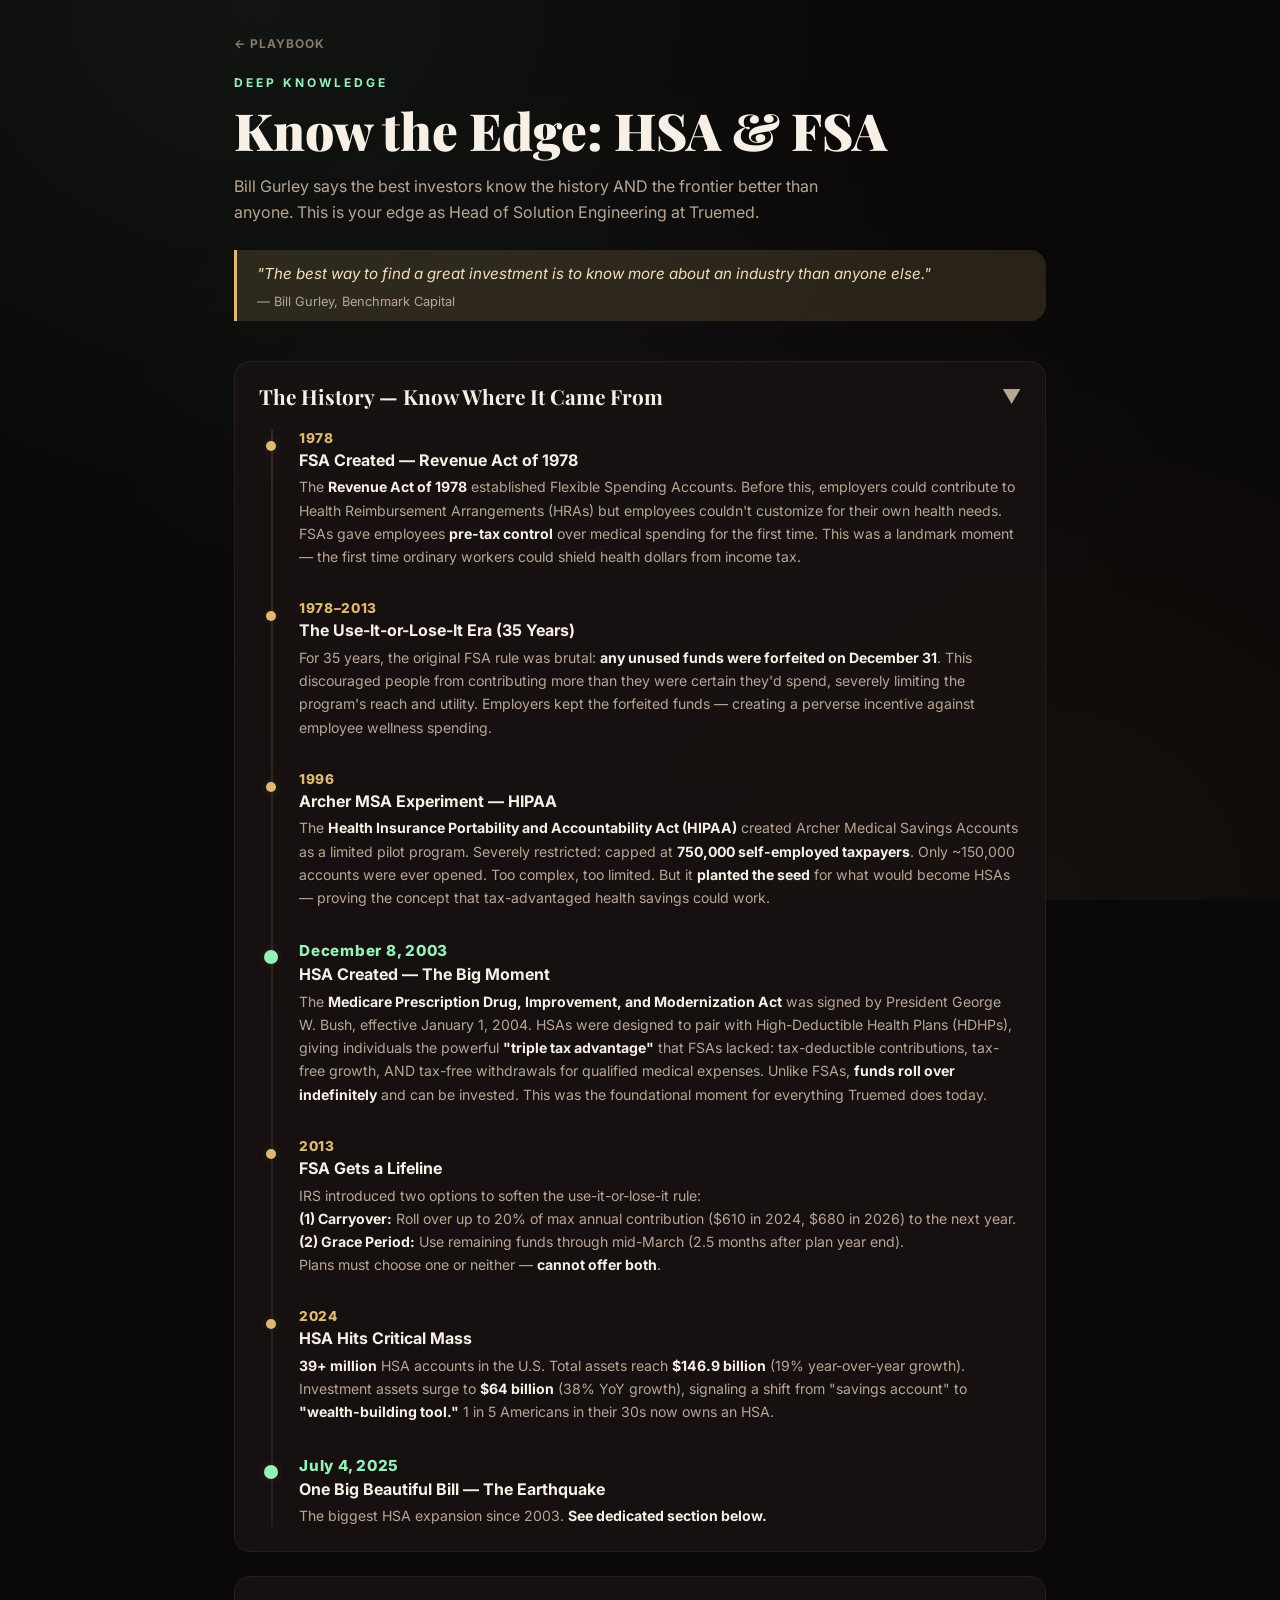
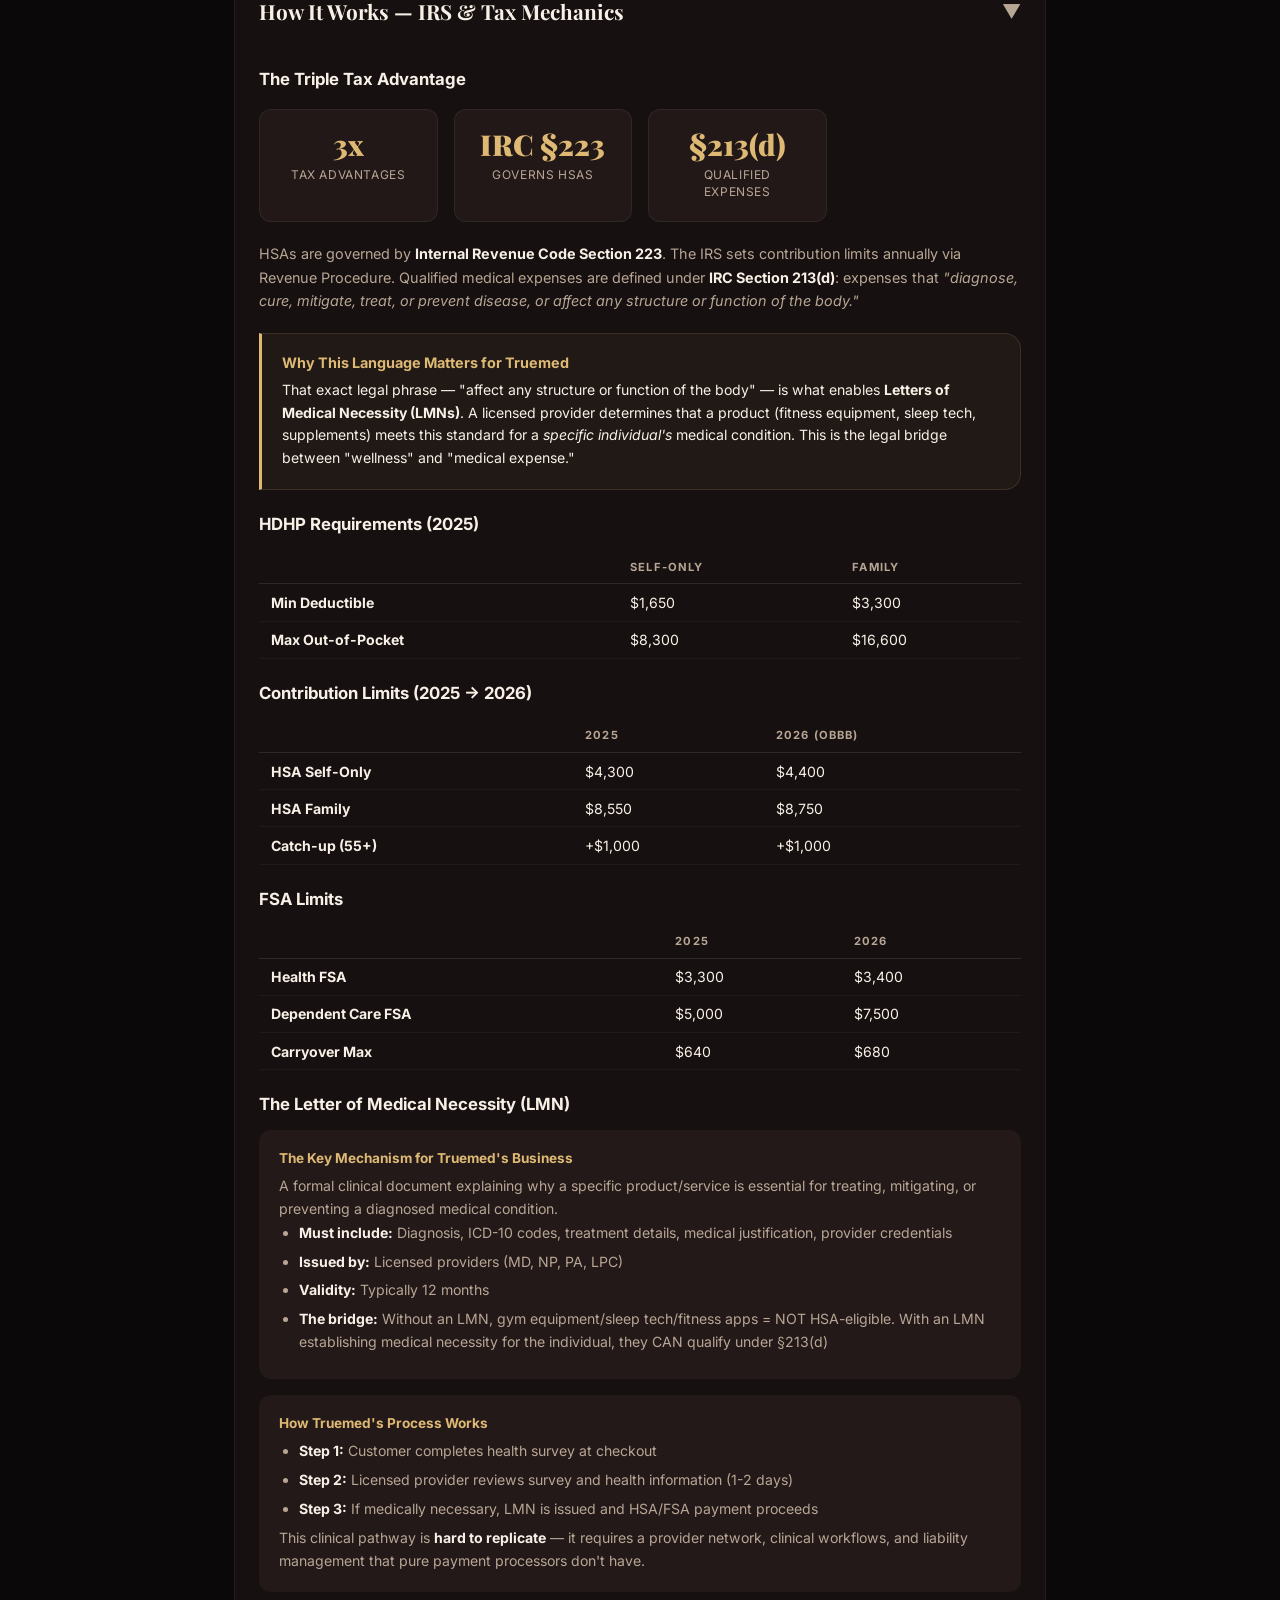
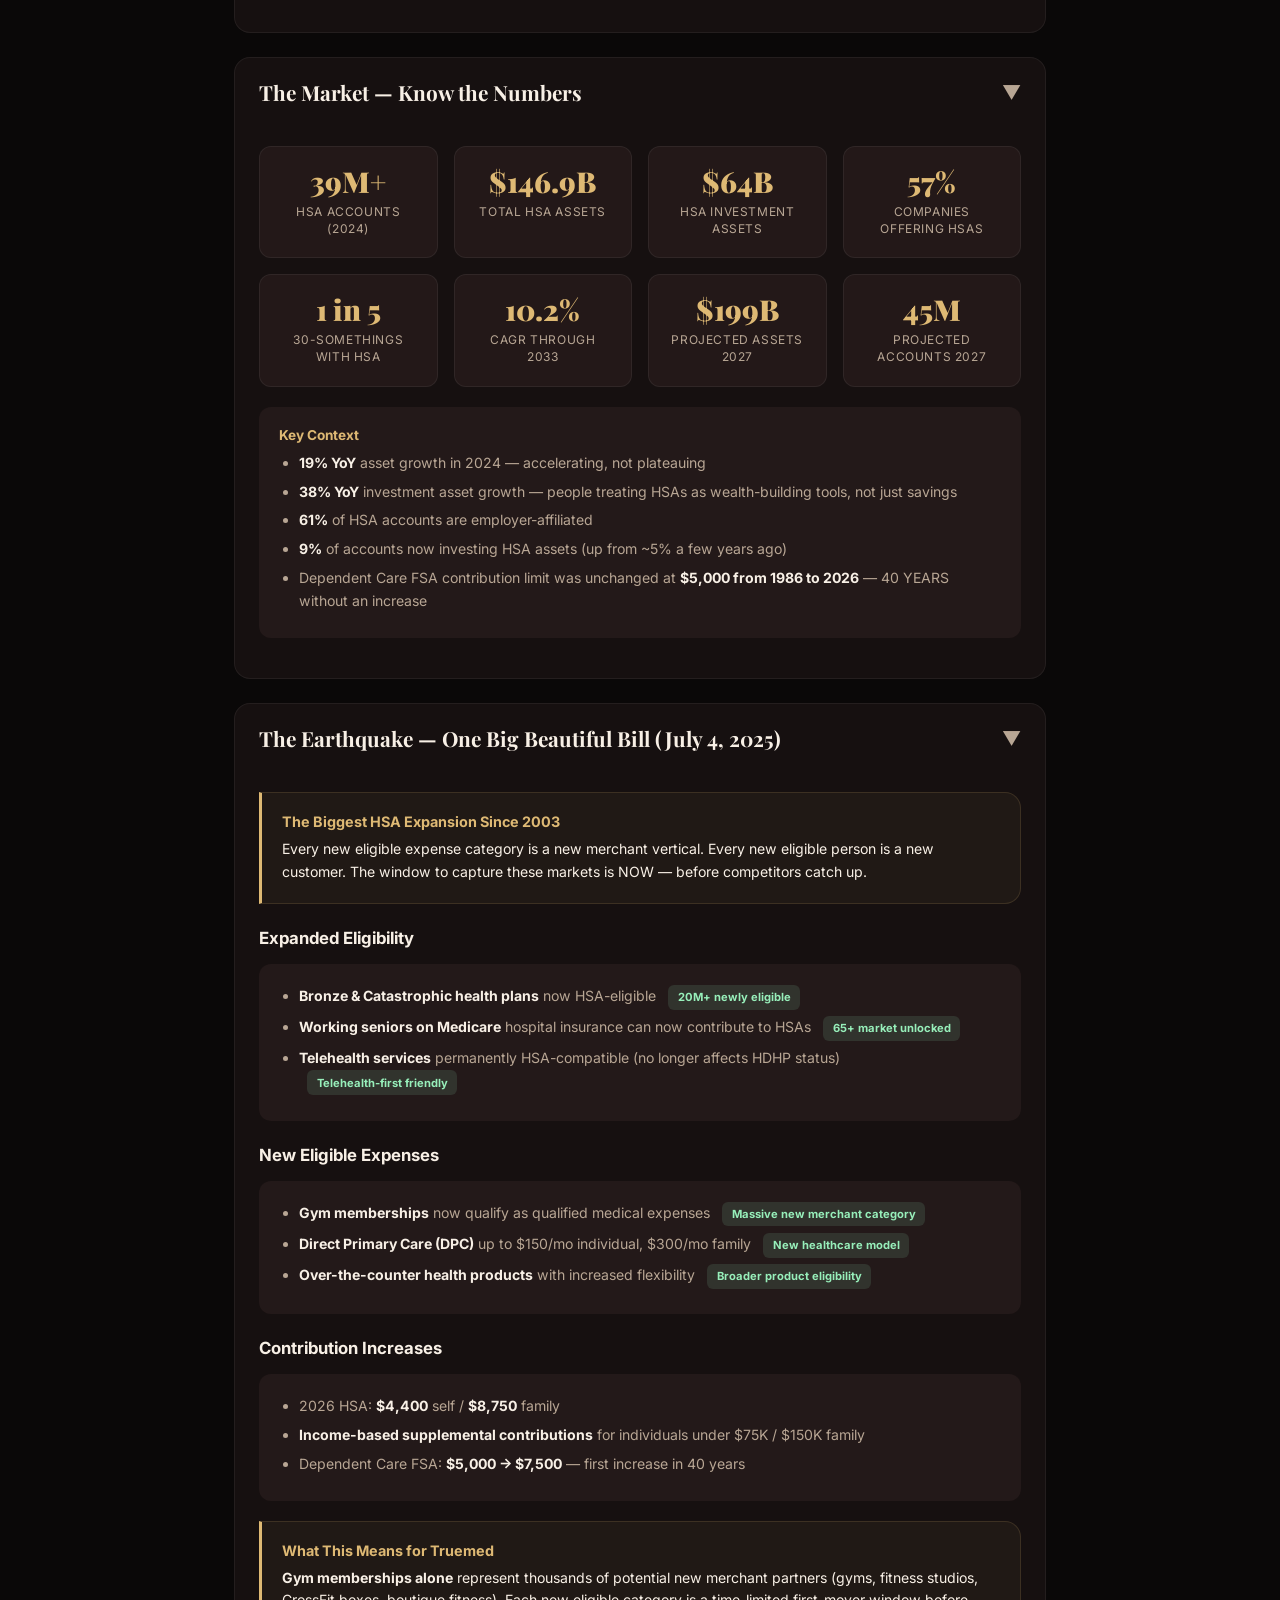
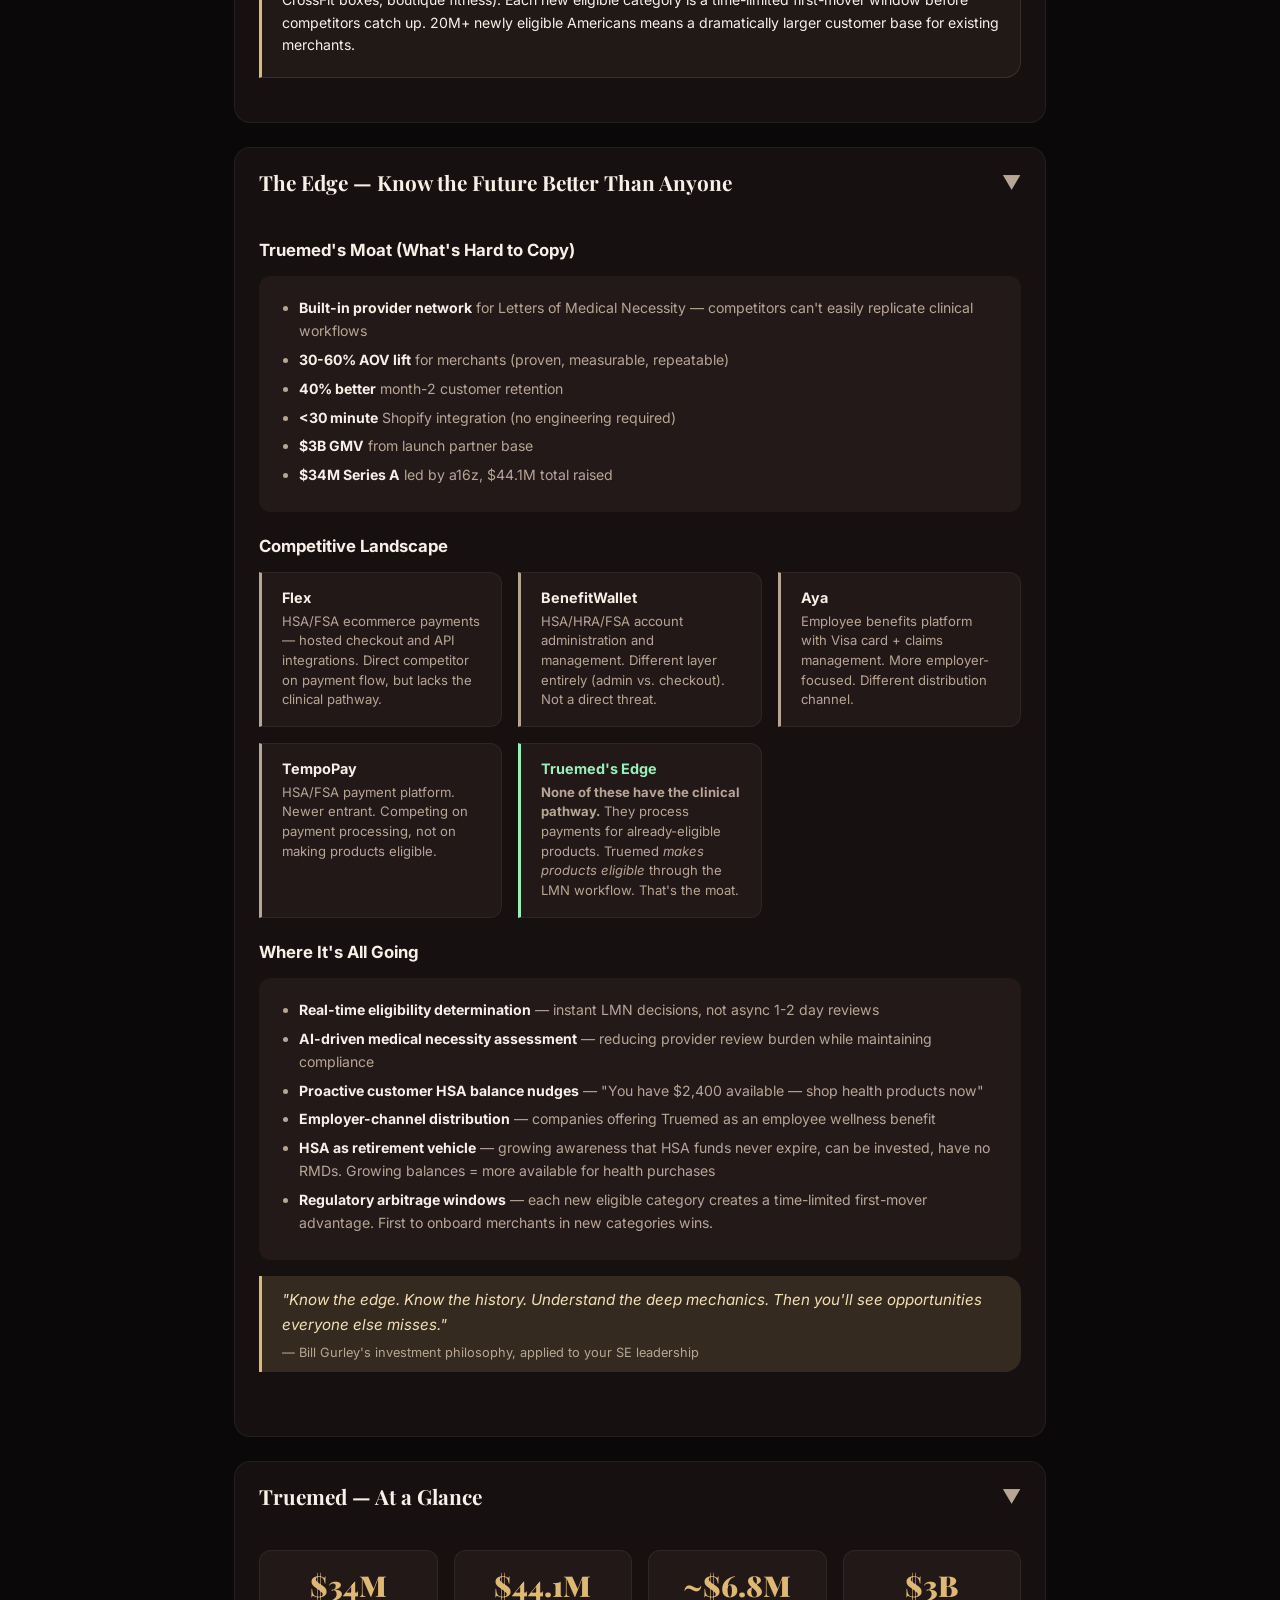
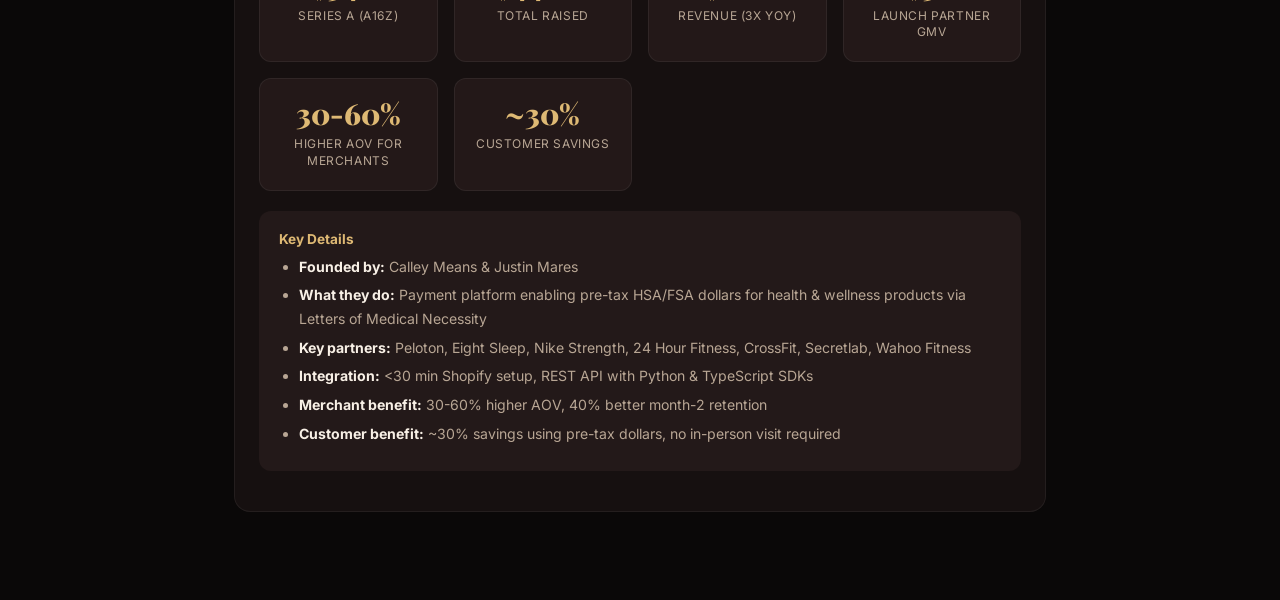
<file: know-the-edge.html>
<!DOCTYPE html>
<html lang="en">
<head>
<meta charset="UTF-8">
<meta name="viewport" content="width=device-width,initial-scale=1">
<title>Know the Edge: HSA & FSA — SE Leader Playbook</title>
<link href="https://fonts.googleapis.com/css2?family=Playfair+Display:wght@700;900&family=Inter:wght@400;500;600;700;800;900&display=swap" rel="stylesheet">
<style>
*{margin:0;padding:0;box-sizing:border-box}
:root{
  --bg:#0a0808;--panel:rgba(24,18,18,.92);--panel-2:rgba(36,26,26,.95);
  --gold:#deb974;--gold-2:#f3dfb5;--gold-dim:rgba(222,185,116,.15);
  --purple:#cc9bff;--green:#97efba;--green-dim:rgba(151,239,186,.12);
  --text:#f8f0e6;--muted:#b8a694;--shadow:0 20px 60px rgba(0,0,0,.5);--radius:16px;
}
body{font-family:'Inter',sans-serif;background:var(--bg);color:var(--text);min-height:100vh;overflow-x:hidden}
body::before{content:'';position:fixed;inset:0;background:radial-gradient(ellipse at 20% 0%,rgba(151,239,186,.06),transparent 50%),radial-gradient(ellipse at 80% 100%,rgba(222,185,116,.05),transparent 50%),radial-gradient(ellipse at 50% 50%,rgba(204,155,255,.03),transparent 60%);pointer-events:none;z-index:0}
.wrap{max-width:860px;margin:0 auto;padding:2rem 1.5rem 4rem;position:relative;z-index:1}
.back{display:inline-block;color:var(--muted);font-size:.75rem;font-weight:700;letter-spacing:.08em;text-transform:uppercase;text-decoration:none;margin-bottom:1.5rem;opacity:.7;transition:opacity .2s}
.back:hover{opacity:1}
.eyebrow{font-size:.75rem;font-weight:700;letter-spacing:.25em;color:var(--green);text-transform:uppercase;margin-bottom:.75rem}
h1{font-family:'Playfair Display',serif;font-weight:900;font-size:clamp(2rem,5vw,3.2rem);line-height:1.1;margin-bottom:1rem}
.subtitle{font-size:1rem;color:var(--muted);max-width:600px;line-height:1.6;margin-bottom:1.5rem}
.quote-box{border-left:3px solid var(--gold);padding:.75rem 1.25rem;margin-bottom:2.5rem;background:var(--gold-dim);border-radius:0 var(--radius) var(--radius) 0}
.quote-box p{font-style:italic;font-size:.95rem;color:var(--gold-2);line-height:1.6}
.quote-box cite{display:block;margin-top:.5rem;font-size:.8rem;color:var(--muted);font-style:normal}

/* Sections */
.section{margin-bottom:1.5rem;border:1px solid rgba(255,255,255,.06);border-radius:var(--radius);overflow:hidden;background:var(--panel)}
.section-header{display:flex;align-items:center;justify-content:space-between;padding:1.25rem 1.5rem;cursor:pointer;transition:background .2s;user-select:none}
.section-header:hover{background:rgba(255,255,255,.03)}
.section-header h2{font-family:'Playfair Display',serif;font-size:1.3rem;font-weight:700}
.section-toggle{font-size:1.2rem;color:var(--muted);transition:transform .3s}
.section.collapsed .section-toggle{transform:rotate(-90deg)}
.section-body{padding:0 1.5rem 1.5rem;overflow:hidden;transition:max-height .5s cubic-bezier(.22,1,.36,1),padding .3s}
.section.collapsed .section-body{max-height:0!important;padding-top:0;padding-bottom:0}

/* Timeline */
.timeline{position:relative;padding-left:2.5rem}
.timeline::before{content:'';position:absolute;left:.75rem;top:0;bottom:0;width:2px;background:linear-gradient(to bottom,var(--gold-dim),rgba(255,255,255,.06))}
.tl-entry{position:relative;margin-bottom:2rem}
.tl-entry:last-child{margin-bottom:0}
.tl-dot{position:absolute;left:-2.5rem;top:.25rem;width:1.5rem;height:1.5rem;display:flex;align-items:center;justify-content:center}
.tl-dot::before{content:'';width:10px;height:10px;border-radius:50%;background:var(--gold);box-shadow:0 0 8px var(--gold-dim)}
.tl-entry.major .tl-dot::before{width:14px;height:14px;background:var(--green);box-shadow:0 0 12px var(--green-dim)}
.tl-year{font-size:.85rem;font-weight:800;color:var(--gold);letter-spacing:.05em;margin-bottom:.25rem}
.tl-entry.major .tl-year{color:var(--green);font-size:.95rem}
.tl-title{font-weight:700;font-size:1rem;margin-bottom:.35rem}
.tl-text{font-size:.88rem;color:var(--muted);line-height:1.65}
.tl-text strong{color:var(--text)}

/* Stat cards */
.stats-grid{display:grid;grid-template-columns:repeat(auto-fill,minmax(160px,1fr));gap:1rem;margin:1.25rem 0}
.stat-card{background:var(--panel-2);border:1px solid rgba(255,255,255,.06);border-radius:12px;padding:1.25rem;text-align:center}
.stat-num{font-family:'Playfair Display',serif;font-size:1.8rem;font-weight:900;color:var(--gold);line-height:1}
.stat-label{font-size:.75rem;color:var(--muted);margin-top:.5rem;line-height:1.4;text-transform:uppercase;letter-spacing:.05em}

/* Tables */
.tbl-wrap{overflow-x:auto;margin:1rem 0}
table{width:100%;border-collapse:collapse;font-size:.88rem}
th{text-align:left;padding:.6rem .75rem;font-size:.7rem;font-weight:700;letter-spacing:.1em;text-transform:uppercase;color:var(--muted);border-bottom:1px solid rgba(255,255,255,.1)}
td{padding:.6rem .75rem;border-bottom:1px solid rgba(255,255,255,.04);color:var(--text)}
tr:hover td{background:rgba(255,255,255,.02)}

/* Info blocks */
.info-block{background:var(--panel-2);border-radius:12px;padding:1.25rem;margin:1rem 0}
.info-block h4{font-size:.85rem;font-weight:700;margin-bottom:.5rem;color:var(--gold)}
.info-block p,.info-block li{font-size:.88rem;color:var(--muted);line-height:1.65}
.info-block ul{padding-left:1.25rem}
.info-block li{margin-bottom:.35rem}
.info-block strong{color:var(--text)}

/* Highlight box */
.highlight{border:1px solid var(--gold-dim);border-left:3px solid var(--gold);border-radius:0 var(--radius) var(--radius) 0;padding:1.25rem;margin:1.25rem 0;background:rgba(222,185,116,.05)}
.highlight h4{color:var(--gold);font-size:.9rem;margin-bottom:.5rem}
.highlight p{font-size:.88rem;color:var(--text);line-height:1.6}

/* Impact tags */
.impact{display:inline-block;font-size:.7rem;font-weight:700;padding:.2rem .6rem;border-radius:6px;background:var(--green-dim);color:var(--green);margin-left:.5rem;vertical-align:middle}

/* Competitor cards */
.comp-grid{display:grid;grid-template-columns:repeat(auto-fill,minmax(240px,1fr));gap:1rem;margin:1rem 0}
.comp-card{background:var(--panel-2);border:1px solid rgba(255,255,255,.06);border-left:3px solid var(--muted);border-radius:0 12px 12px 0;padding:1rem 1.25rem}
.comp-card h4{font-size:.9rem;margin-bottom:.35rem}
.comp-card p{font-size:.82rem;color:var(--muted);line-height:1.5}
.comp-card.truemed{border-left-color:var(--green)}
.comp-card.truemed h4{color:var(--green)}

p.body-text{font-size:.9rem;color:var(--muted);line-height:1.65;margin:.75rem 0}
p.body-text strong{color:var(--text)}
h3.sub{font-size:1.05rem;margin:1.5rem 0 .75rem;color:var(--text)}

@media(max-width:640px){
  .wrap{padding:1.5rem 1rem 3rem}
  .stats-grid{grid-template-columns:repeat(2,1fr)}
  .comp-grid{grid-template-columns:1fr}
  .timeline{padding-left:2rem}
  .tl-dot{left:-2rem}
}
</style>
</head>
<body>
<div class="wrap">
<a href="index.html" class="back">&larr; Playbook</a>
<p class="eyebrow">Deep Knowledge</p>
<h1>Know the Edge: HSA &amp; FSA</h1>
<p class="subtitle">Bill Gurley says the best investors know the history AND the frontier better than anyone. This is your edge as Head of Solution Engineering at Truemed.</p>
<div class="quote-box">
  <p>"The best way to find a great investment is to know more about an industry than anyone else."</p>
  <cite>— Bill Gurley, Benchmark Capital</cite>
</div>

<!-- ═══ SECTION 1: HISTORY ═══ -->
<div class="section" id="s-history">
  <div class="section-header" onclick="toggle('s-history')">
    <h2>The History — Know Where It Came From</h2>
    <span class="section-toggle">▼</span>
  </div>
  <div class="section-body" style="max-height:3000px">
    <div class="timeline">

      <div class="tl-entry">
        <div class="tl-dot"></div>
        <div class="tl-year">1978</div>
        <div class="tl-title">FSA Created — Revenue Act of 1978</div>
        <div class="tl-text">The <strong>Revenue Act of 1978</strong> established Flexible Spending Accounts. Before this, employers could contribute to Health Reimbursement Arrangements (HRAs) but employees couldn't customize for their own health needs. FSAs gave employees <strong>pre-tax control</strong> over medical spending for the first time. This was a landmark moment — the first time ordinary workers could shield health dollars from income tax.</div>
      </div>

      <div class="tl-entry">
        <div class="tl-dot"></div>
        <div class="tl-year">1978–2013</div>
        <div class="tl-title">The Use-It-or-Lose-It Era (35 Years)</div>
        <div class="tl-text">For 35 years, the original FSA rule was brutal: <strong>any unused funds were forfeited on December 31</strong>. This discouraged people from contributing more than they were certain they'd spend, severely limiting the program's reach and utility. Employers kept the forfeited funds — creating a perverse incentive against employee wellness spending.</div>
      </div>

      <div class="tl-entry">
        <div class="tl-dot"></div>
        <div class="tl-year">1996</div>
        <div class="tl-title">Archer MSA Experiment — HIPAA</div>
        <div class="tl-text">The <strong>Health Insurance Portability and Accountability Act (HIPAA)</strong> created Archer Medical Savings Accounts as a limited pilot program. Severely restricted: capped at <strong>750,000 self-employed taxpayers</strong>. Only ~150,000 accounts were ever opened. Too complex, too limited. But it <strong>planted the seed</strong> for what would become HSAs — proving the concept that tax-advantaged health savings could work.</div>
      </div>

      <div class="tl-entry major">
        <div class="tl-dot"></div>
        <div class="tl-year">December 8, 2003</div>
        <div class="tl-title">HSA Created — The Big Moment</div>
        <div class="tl-text">The <strong>Medicare Prescription Drug, Improvement, and Modernization Act</strong> was signed by President George W. Bush, effective January 1, 2004. HSAs were designed to pair with High-Deductible Health Plans (HDHPs), giving individuals the powerful <strong>"triple tax advantage"</strong> that FSAs lacked: tax-deductible contributions, tax-free growth, AND tax-free withdrawals for qualified medical expenses. Unlike FSAs, <strong>funds roll over indefinitely</strong> and can be invested. This was the foundational moment for everything Truemed does today.</div>
      </div>

      <div class="tl-entry">
        <div class="tl-dot"></div>
        <div class="tl-year">2013</div>
        <div class="tl-title">FSA Gets a Lifeline</div>
        <div class="tl-text">IRS introduced two options to soften the use-it-or-lose-it rule:<br>
        <strong>(1) Carryover:</strong> Roll over up to 20% of max annual contribution ($610 in 2024, $680 in 2026) to the next year.<br>
        <strong>(2) Grace Period:</strong> Use remaining funds through mid-March (2.5 months after plan year end).<br>
        Plans must choose one or neither — <strong>cannot offer both</strong>.</div>
      </div>

      <div class="tl-entry">
        <div class="tl-dot"></div>
        <div class="tl-year">2024</div>
        <div class="tl-title">HSA Hits Critical Mass</div>
        <div class="tl-text"><strong>39+ million</strong> HSA accounts in the U.S. Total assets reach <strong>$146.9 billion</strong> (19% year-over-year growth). Investment assets surge to <strong>$64 billion</strong> (38% YoY growth), signaling a shift from "savings account" to <strong>"wealth-building tool."</strong> 1 in 5 Americans in their 30s now owns an HSA.</div>
      </div>

      <div class="tl-entry major">
        <div class="tl-dot"></div>
        <div class="tl-year">July 4, 2025</div>
        <div class="tl-title">One Big Beautiful Bill — The Earthquake</div>
        <div class="tl-text">The biggest HSA expansion since 2003. <strong>See dedicated section below.</strong></div>
      </div>

    </div>
  </div>
</div>

<!-- ═══ SECTION 2: TAX MECHANICS ═══ -->
<div class="section" id="s-tax">
  <div class="section-header" onclick="toggle('s-tax')">
    <h2>How It Works — IRS &amp; Tax Mechanics</h2>
    <span class="section-toggle">▼</span>
  </div>
  <div class="section-body" style="max-height:4000px">

    <h3 class="sub">The Triple Tax Advantage</h3>
    <div class="stats-grid">
      <div class="stat-card"><div class="stat-num">3x</div><div class="stat-label">Tax Advantages</div></div>
      <div class="stat-card"><div class="stat-num">IRC §223</div><div class="stat-label">Governs HSAs</div></div>
      <div class="stat-card"><div class="stat-num">§213(d)</div><div class="stat-label">Qualified Expenses</div></div>
    </div>
    <p class="body-text">HSAs are governed by <strong>Internal Revenue Code Section 223</strong>. The IRS sets contribution limits annually via Revenue Procedure. Qualified medical expenses are defined under <strong>IRC Section 213(d)</strong>: expenses that <em>"diagnose, cure, mitigate, treat, or prevent disease, or affect any structure or function of the body."</em></p>
    <div class="highlight">
      <h4>Why This Language Matters for Truemed</h4>
      <p>That exact legal phrase — "affect any structure or function of the body" — is what enables <strong>Letters of Medical Necessity (LMNs)</strong>. A licensed provider determines that a product (fitness equipment, sleep tech, supplements) meets this standard for a <em>specific individual's</em> medical condition. This is the legal bridge between "wellness" and "medical expense."</p>
    </div>

    <h3 class="sub">HDHP Requirements (2025)</h3>
    <div class="tbl-wrap">
      <table>
        <tr><th></th><th>Self-Only</th><th>Family</th></tr>
        <tr><td><strong>Min Deductible</strong></td><td>$1,650</td><td>$3,300</td></tr>
        <tr><td><strong>Max Out-of-Pocket</strong></td><td>$8,300</td><td>$16,600</td></tr>
      </table>
    </div>

    <h3 class="sub">Contribution Limits (2025 → 2026)</h3>
    <div class="tbl-wrap">
      <table>
        <tr><th></th><th>2025</th><th>2026 (OBBB)</th></tr>
        <tr><td><strong>HSA Self-Only</strong></td><td>$4,300</td><td>$4,400</td></tr>
        <tr><td><strong>HSA Family</strong></td><td>$8,550</td><td>$8,750</td></tr>
        <tr><td><strong>Catch-up (55+)</strong></td><td>+$1,000</td><td>+$1,000</td></tr>
      </table>
    </div>

    <h3 class="sub">FSA Limits</h3>
    <div class="tbl-wrap">
      <table>
        <tr><th></th><th>2025</th><th>2026</th></tr>
        <tr><td><strong>Health FSA</strong></td><td>$3,300</td><td>$3,400</td></tr>
        <tr><td><strong>Dependent Care FSA</strong></td><td>$5,000</td><td>$7,500</td></tr>
        <tr><td><strong>Carryover Max</strong></td><td>$640</td><td>$680</td></tr>
      </table>
    </div>

    <h3 class="sub">The Letter of Medical Necessity (LMN)</h3>
    <div class="info-block">
      <h4>The Key Mechanism for Truemed's Business</h4>
      <p>A formal clinical document explaining why a specific product/service is essential for treating, mitigating, or preventing a diagnosed medical condition.</p>
      <ul>
        <li><strong>Must include:</strong> Diagnosis, ICD-10 codes, treatment details, medical justification, provider credentials</li>
        <li><strong>Issued by:</strong> Licensed providers (MD, NP, PA, LPC)</li>
        <li><strong>Validity:</strong> Typically 12 months</li>
        <li><strong>The bridge:</strong> Without an LMN, gym equipment/sleep tech/fitness apps = NOT HSA-eligible. With an LMN establishing medical necessity for the individual, they CAN qualify under §213(d)</li>
      </ul>
    </div>
    <div class="info-block">
      <h4>How Truemed's Process Works</h4>
      <ul>
        <li><strong>Step 1:</strong> Customer completes health survey at checkout</li>
        <li><strong>Step 2:</strong> Licensed provider reviews survey and health information (1-2 days)</li>
        <li><strong>Step 3:</strong> If medically necessary, LMN is issued and HSA/FSA payment proceeds</li>
      </ul>
      <p>This clinical pathway is <strong>hard to replicate</strong> — it requires a provider network, clinical workflows, and liability management that pure payment processors don't have.</p>
    </div>
  </div>
</div>

<!-- ═══ SECTION 3: MARKET ═══ -->
<div class="section" id="s-market">
  <div class="section-header" onclick="toggle('s-market')">
    <h2>The Market — Know the Numbers</h2>
    <span class="section-toggle">▼</span>
  </div>
  <div class="section-body" style="max-height:3000px">
    <div class="stats-grid">
      <div class="stat-card"><div class="stat-num">39M+</div><div class="stat-label">HSA Accounts (2024)</div></div>
      <div class="stat-card"><div class="stat-num">$146.9B</div><div class="stat-label">Total HSA Assets</div></div>
      <div class="stat-card"><div class="stat-num">$64B</div><div class="stat-label">HSA Investment Assets</div></div>
      <div class="stat-card"><div class="stat-num">57%</div><div class="stat-label">Companies Offering HSAs</div></div>
      <div class="stat-card"><div class="stat-num">1 in 5</div><div class="stat-label">30-somethings with HSA</div></div>
      <div class="stat-card"><div class="stat-num">10.2%</div><div class="stat-label">CAGR through 2033</div></div>
      <div class="stat-card"><div class="stat-num">$199B</div><div class="stat-label">Projected Assets 2027</div></div>
      <div class="stat-card"><div class="stat-num">45M</div><div class="stat-label">Projected Accounts 2027</div></div>
    </div>
    <div class="info-block">
      <h4>Key Context</h4>
      <ul>
        <li><strong>19% YoY</strong> asset growth in 2024 — accelerating, not plateauing</li>
        <li><strong>38% YoY</strong> investment asset growth — people treating HSAs as wealth-building tools, not just savings</li>
        <li><strong>61%</strong> of HSA accounts are employer-affiliated</li>
        <li><strong>9%</strong> of accounts now investing HSA assets (up from ~5% a few years ago)</li>
        <li>Dependent Care FSA contribution limit was unchanged at <strong>$5,000 from 1986 to 2026</strong> — 40 YEARS without an increase</li>
      </ul>
    </div>
  </div>
</div>

<!-- ═══ SECTION 4: ONE BIG BEAUTIFUL BILL ═══ -->
<div class="section" id="s-obbb">
  <div class="section-header" onclick="toggle('s-obbb')">
    <h2>The Earthquake — One Big Beautiful Bill (July 4, 2025)</h2>
    <span class="section-toggle">▼</span>
  </div>
  <div class="section-body" style="max-height:5000px">
    <div class="highlight">
      <h4>The Biggest HSA Expansion Since 2003</h4>
      <p>Every new eligible expense category is a new merchant vertical. Every new eligible person is a new customer. The window to capture these markets is NOW — before competitors catch up.</p>
    </div>

    <h3 class="sub">Expanded Eligibility</h3>
    <div class="info-block">
      <ul>
        <li><strong>Bronze &amp; Catastrophic health plans</strong> now HSA-eligible <span class="impact">20M+ newly eligible</span></li>
        <li><strong>Working seniors on Medicare</strong> hospital insurance can now contribute to HSAs <span class="impact">65+ market unlocked</span></li>
        <li><strong>Telehealth services</strong> permanently HSA-compatible (no longer affects HDHP status) <span class="impact">Telehealth-first friendly</span></li>
      </ul>
    </div>

    <h3 class="sub">New Eligible Expenses</h3>
    <div class="info-block">
      <ul>
        <li><strong>Gym memberships</strong> now qualify as qualified medical expenses <span class="impact">Massive new merchant category</span></li>
        <li><strong>Direct Primary Care (DPC)</strong> up to $150/mo individual, $300/mo family <span class="impact">New healthcare model</span></li>
        <li><strong>Over-the-counter health products</strong> with increased flexibility <span class="impact">Broader product eligibility</span></li>
      </ul>
    </div>

    <h3 class="sub">Contribution Increases</h3>
    <div class="info-block">
      <ul>
        <li>2026 HSA: <strong>$4,400</strong> self / <strong>$8,750</strong> family</li>
        <li><strong>Income-based supplemental contributions</strong> for individuals under $75K / $150K family</li>
        <li>Dependent Care FSA: <strong>$5,000 → $7,500</strong> — first increase in 40 years</li>
      </ul>
    </div>

    <div class="highlight">
      <h4>What This Means for Truemed</h4>
      <p><strong>Gym memberships alone</strong> represent thousands of potential new merchant partners (gyms, fitness studios, CrossFit boxes, boutique fitness). Each new eligible category is a time-limited first-mover window before competitors catch up. 20M+ newly eligible Americans means a dramatically larger customer base for existing merchants.</p>
    </div>
  </div>
</div>

<!-- ═══ SECTION 5: THE EDGE ═══ -->
<div class="section" id="s-edge">
  <div class="section-header" onclick="toggle('s-edge')">
    <h2>The Edge — Know the Future Better Than Anyone</h2>
    <span class="section-toggle">▼</span>
  </div>
  <div class="section-body" style="max-height:5000px">

    <h3 class="sub">Truemed's Moat (What's Hard to Copy)</h3>
    <div class="info-block">
      <ul>
        <li><strong>Built-in provider network</strong> for Letters of Medical Necessity — competitors can't easily replicate clinical workflows</li>
        <li><strong>30-60% AOV lift</strong> for merchants (proven, measurable, repeatable)</li>
        <li><strong>40% better</strong> month-2 customer retention</li>
        <li><strong>&lt;30 minute</strong> Shopify integration (no engineering required)</li>
        <li><strong>$3B GMV</strong> from launch partner base</li>
        <li><strong>$34M Series A</strong> led by a16z, $44.1M total raised</li>
      </ul>
    </div>

    <h3 class="sub">Competitive Landscape</h3>
    <div class="comp-grid">
      <div class="comp-card">
        <h4>Flex</h4>
        <p>HSA/FSA ecommerce payments — hosted checkout and API integrations. Direct competitor on payment flow, but lacks the clinical pathway.</p>
      </div>
      <div class="comp-card">
        <h4>BenefitWallet</h4>
        <p>HSA/HRA/FSA account administration and management. Different layer entirely (admin vs. checkout). Not a direct threat.</p>
      </div>
      <div class="comp-card">
        <h4>Aya</h4>
        <p>Employee benefits platform with Visa card + claims management. More employer-focused. Different distribution channel.</p>
      </div>
      <div class="comp-card">
        <h4>TempoPay</h4>
        <p>HSA/FSA payment platform. Newer entrant. Competing on payment processing, not on making products eligible.</p>
      </div>
      <div class="comp-card truemed">
        <h4>Truemed's Edge</h4>
        <p><strong>None of these have the clinical pathway.</strong> They process payments for already-eligible products. Truemed <em>makes products eligible</em> through the LMN workflow. That's the moat.</p>
      </div>
    </div>

    <h3 class="sub">Where It's All Going</h3>
    <div class="info-block">
      <ul>
        <li><strong>Real-time eligibility determination</strong> — instant LMN decisions, not async 1-2 day reviews</li>
        <li><strong>AI-driven medical necessity assessment</strong> — reducing provider review burden while maintaining compliance</li>
        <li><strong>Proactive customer HSA balance nudges</strong> — "You have $2,400 available — shop health products now"</li>
        <li><strong>Employer-channel distribution</strong> — companies offering Truemed as an employee wellness benefit</li>
        <li><strong>HSA as retirement vehicle</strong> — growing awareness that HSA funds never expire, can be invested, have no RMDs. Growing balances = more available for health purchases</li>
        <li><strong>Regulatory arbitrage windows</strong> — each new eligible category creates a time-limited first-mover advantage. First to onboard merchants in new categories wins.</li>
      </ul>
    </div>

    <div class="quote-box">
      <p>"Know the edge. Know the history. Understand the deep mechanics. Then you'll see opportunities everyone else misses."</p>
      <cite>— Bill Gurley's investment philosophy, applied to your SE leadership</cite>
    </div>
  </div>
</div>

<!-- ═══ SECTION 6: TRUEMED AT A GLANCE ═══ -->
<div class="section" id="s-truemed">
  <div class="section-header" onclick="toggle('s-truemed')">
    <h2>Truemed — At a Glance</h2>
    <span class="section-toggle">▼</span>
  </div>
  <div class="section-body" style="max-height:3000px">
    <div class="stats-grid">
      <div class="stat-card"><div class="stat-num">$34M</div><div class="stat-label">Series A (a16z)</div></div>
      <div class="stat-card"><div class="stat-num">$44.1M</div><div class="stat-label">Total Raised</div></div>
      <div class="stat-card"><div class="stat-num">~$6.8M</div><div class="stat-label">Revenue (3x YoY)</div></div>
      <div class="stat-card"><div class="stat-num">$3B</div><div class="stat-label">Launch Partner GMV</div></div>
      <div class="stat-card"><div class="stat-num">30-60%</div><div class="stat-label">Higher AOV for Merchants</div></div>
      <div class="stat-card"><div class="stat-num">~30%</div><div class="stat-label">Customer Savings</div></div>
    </div>
    <div class="info-block">
      <h4>Key Details</h4>
      <ul>
        <li><strong>Founded by:</strong> Calley Means &amp; Justin Mares</li>
        <li><strong>What they do:</strong> Payment platform enabling pre-tax HSA/FSA dollars for health &amp; wellness products via Letters of Medical Necessity</li>
        <li><strong>Key partners:</strong> Peloton, Eight Sleep, Nike Strength, 24 Hour Fitness, CrossFit, Secretlab, Wahoo Fitness</li>
        <li><strong>Integration:</strong> &lt;30 min Shopify setup, REST API with Python &amp; TypeScript SDKs</li>
        <li><strong>Merchant benefit:</strong> 30-60% higher AOV, 40% better month-2 retention</li>
        <li><strong>Customer benefit:</strong> ~30% savings using pre-tax dollars, no in-person visit required</li>
      </ul>
    </div>
  </div>
</div>

</div><!-- /.wrap -->

<script>
function toggle(id) {
  const el = document.getElementById(id);
  el.classList.toggle('collapsed');
}
// On mobile, start sections collapsed
if (window.innerWidth <= 768) {
  document.querySelectorAll('.section').forEach(s => s.classList.add('collapsed'));
}
</script>
</body>
</html>
</file>
<file: styles.css>
/* ============================================================
   LEAD ROLE — Design System
   Premium charcoal + gold. Mobile-first. Large tap targets.
   ============================================================ */
:root{
  --bg:#0a0a0c; --bg2:#111114; --card:#16161b; --card2:#1c1c23; --card3:#22222a;
  --line:#28282f; --line2:#34343d;
  --txt:#f5f5f7; --mut:#a0a0ac; --mut2:#6e6e7a;
  --gold:#d8b46a; --gold-d:#b8923f; --gold-l:#ecd09a; --gold-soft:#d8b46a18; --gold-line:#d8b46a3d;
  --ok:#5fd0a0; --bad:#e8736a; --blue:#7aa7e6;
  --r:18px; --r-sm:12px;
  --shadow:0 18px 50px -12px #000c;
  --safe-t:env(safe-area-inset-top); --safe-b:env(safe-area-inset-bottom);
  --ease:cubic-bezier(.22,.85,.3,1);
  --serif:ui-serif,"Iowan Old Style","Palatino Linotype",Palatino,Georgia,serif;
  --sans:-apple-system,BlinkMacSystemFont,"SF Pro Text","Segoe UI",Roboto,Helvetica,Arial,sans-serif;
}
*{box-sizing:border-box;-webkit-tap-highlight-color:transparent}
html{-webkit-text-size-adjust:100%}
body{margin:0;background:var(--bg);color:var(--txt);font-family:var(--sans);
  -webkit-font-smoothing:antialiased;text-rendering:optimizeLegibility;
  overscroll-behavior-y:none;line-height:1.5;
  padding-bottom:calc(82px + var(--safe-b))}
h1,h2,h3,h4{margin:0;font-weight:800;letter-spacing:-.02em;line-height:1.12}
p{margin:0}
button{font-family:inherit;cursor:pointer;border:none;background:none;color:inherit;font-size:inherit}
input{font-family:inherit}
a{color:var(--gold-l);text-decoration:none}
img{max-width:100%}
.wrap{max-width:700px;margin:0 auto;padding:0 18px}
.serif{font-family:var(--serif)}

/* selection / scrollbar */
::selection{background:var(--gold);color:#1a1408}
.noscroll::-webkit-scrollbar{display:none}
.noscroll{-ms-overflow-style:none;scrollbar-width:none}

/* ---------------- Header ---------------- */
header{position:sticky;top:0;z-index:40;
  background:linear-gradient(180deg,#0a0a0cf2 60%,#0a0a0cbb);
  backdrop-filter:blur(16px) saturate(1.4);-webkit-backdrop-filter:blur(16px) saturate(1.4);
  border-bottom:1px solid var(--line);padding-top:var(--safe-t)}
.hbar{height:56px;display:flex;align-items:center;justify-content:space-between}
.brand{display:flex;align-items:center;gap:9px;font-weight:900;letter-spacing:.16em;font-size:14px}
.brand .dot{width:9px;height:9px;border-radius:50%;background:var(--gold);box-shadow:0 0 16px 1px var(--gold)}
.brand b{color:var(--gold);font-weight:900}
.hbtn{width:40px;height:40px;border-radius:12px;display:grid;place-items:center;background:var(--card);border:1px solid var(--line)}
.hbtn svg{width:20px;height:20px;stroke:var(--txt);stroke-width:2;fill:none;stroke-linecap:round;stroke-linejoin:round}

/* ---------------- Bottom nav ---------------- */
nav{position:fixed;left:0;right:0;bottom:0;z-index:50;
  background:#0d0d11f5;backdrop-filter:blur(20px) saturate(1.4);-webkit-backdrop-filter:blur(20px) saturate(1.4);
  border-top:1px solid var(--line);padding-bottom:var(--safe-b)}
.nav-in{max-width:700px;margin:0 auto;display:grid;grid-template-columns:repeat(5,1fr)}
.nav-in button{padding:10px 0 9px;display:flex;flex-direction:column;align-items:center;gap:4px;
  color:var(--mut2);font-size:10px;font-weight:700;letter-spacing:.02em;position:relative;transition:color .2s}
.nav-in button.on{color:var(--gold)}
.nav-in button.on::before{content:"";position:absolute;top:0;width:26px;height:3px;border-radius:0 0 4px 4px;background:var(--gold);box-shadow:0 0 12px var(--gold)}
.nav-in svg{width:24px;height:24px;stroke:currentColor;stroke-width:1.9;fill:none;stroke-linecap:round;stroke-linejoin:round;transition:transform .2s}
.nav-in button.on svg{transform:translateY(-1px) scale(1.05)}

/* ---------------- Views ---------------- */
.view{display:none;padding:20px 0 28px;animation:fade .3s var(--ease)}
.view.on{display:block}
@keyframes fade{from{opacity:0;transform:translateY(8px)}to{opacity:1;transform:none}}
@keyframes pop{from{opacity:0;transform:scale(.96)}to{opacity:1;transform:none}}

/* ---------------- Building blocks ---------------- */
.card{background:var(--card);border:1px solid var(--line);border-radius:var(--r);padding:18px;margin-bottom:14px}
.card.glass{background:linear-gradient(160deg,#1a1a20,#131318)}
.tap{transition:transform .14s var(--ease),background .18s;cursor:pointer}
.tap:active{transform:scale(.98);background:var(--card2)}
.eyebrow{font-size:11px;letter-spacing:.2em;font-weight:800;color:var(--gold);text-transform:uppercase}
.muted{color:var(--mut)} .mut2{color:var(--mut2)}
.small{font-size:13.5px} .tiny{font-size:11.5px} .lead{font-size:15px;color:var(--mut);line-height:1.6}
.row{display:flex;align-items:center;gap:12px}.between{justify-content:space-between}.wrapf{flex-wrap:wrap}
.col{display:flex;flex-direction:column}
.gap8{gap:8px}.gap10{gap:10px}.mt8{margin-top:8px}.mt12{margin-top:12px}.mt16{margin-top:16px}.mb0{margin-bottom:0}
.divider{height:1px;background:var(--line);margin:16px 0}
.tag{font-size:11px;font-weight:700;color:var(--mut);background:var(--bg2);border:1px solid var(--line);padding:5px 10px;border-radius:999px;white-space:nowrap}
.tag.gold{color:var(--gold);border-color:var(--gold-line);background:var(--gold-soft)}
.tag.ok{color:var(--ok);border-color:#5fd0a03d;background:#5fd0a014}

/* buttons */
.btn{display:inline-flex;align-items:center;justify-content:center;gap:9px;
  background:var(--card2);border:1px solid var(--line);color:var(--txt);
  border-radius:14px;padding:15px 18px;font-weight:700;font-size:15px;transition:.15s var(--ease);min-height:52px}
.btn:active{transform:scale(.98);background:var(--card3)}
.btn.gold{background:linear-gradient(180deg,var(--gold-l),var(--gold-d));color:#1a1408;border:none;
  box-shadow:0 8px 24px -8px var(--gold-d)}
.btn.ghost{background:transparent}
.btn.full{width:100%}
.btn.sm{padding:11px 14px;font-size:13.5px;border-radius:12px;min-height:44px}
.btn svg{width:18px;height:18px;stroke:currentColor;stroke-width:2;fill:none;stroke-linecap:round;stroke-linejoin:round}
.btn.gold svg{stroke-width:2.4}

/* ---------------- Hero ---------------- */
.hero{position:relative;border-radius:24px;overflow:hidden;border:1px solid var(--line);margin-bottom:18px;
  background:radial-gradient(130% 110% at 85% -20%,#3a3019 0%,#1a1820 45%,#0e0e12 100%);padding:24px}
.hero::after{content:"";position:absolute;inset:0;background:url("data:image/svg+xml,%3Csvg xmlns='http://www.w3.org/2000/svg' width='6' height='6'%3E%3Ccircle cx='1' cy='1' r='.5' fill='%23ffffff08'/%3E%3C/svg%3E");pointer-events:none}
.hero .eyebrow{margin-bottom:10px}
.hero h1{font-size:30px;line-height:1.04;font-family:var(--serif);font-weight:800;letter-spacing:-.01em}
.hero h1 .g{color:var(--gold);font-style:italic}
.hero p{margin-top:10px;color:#c9c9d2;font-size:14px;max-width:92%;position:relative}
.streak{display:flex;gap:5px;margin-top:18px}
.streak .d{flex:1;height:7px;border-radius:5px;background:#ffffff14;position:relative;overflow:hidden}
.streak .d.on{background:linear-gradient(90deg,var(--gold-l),var(--gold-d))}
.streak .lbl{font-size:9px;color:var(--mut2);text-align:center;margin-top:5px;font-weight:700}

/* ---------------- Section header ---------------- */
.shead{display:flex;align-items:baseline;justify-content:space-between;margin:24px 2px 12px}
.shead h2{font-size:19px}
.shead .link{font-size:13px;font-weight:700;color:var(--gold)}
.sec-h{font-size:11.5px;letter-spacing:.16em;text-transform:uppercase;color:var(--mut2);font-weight:800;margin:22px 0 10px}

/* ---------------- Day pill / today ---------------- */
.daypill{display:inline-flex;align-items:center;gap:8px;background:var(--gold-soft);border:1px solid var(--gold-line);
  color:var(--gold);font-weight:800;font-size:12px;letter-spacing:.05em;padding:7px 13px;border-radius:999px}

/* exercise rows */
.ex{border:1px solid var(--line);border-radius:16px;margin-bottom:11px;overflow:hidden;background:var(--card);transition:border-color .2s}
.ex.open{border-color:var(--line2)}
.ex-h{display:flex;align-items:center;gap:13px;padding:15px}
.ex-n{font-weight:800;font-size:15.5px;letter-spacing:-.01em}
.ex-meta{font-size:12.5px;color:var(--mut);margin-top:3px}
.chk{width:30px;height:30px;border-radius:10px;border:2px solid #3a3a44;flex:none;display:grid;place-items:center;transition:.18s var(--ease)}
.chk.done{background:var(--ok);border-color:var(--ok);transform:scale(1.04)}
.chk svg{width:17px;height:17px;stroke:#0a0a0c;stroke-width:3.4;fill:none;opacity:0;stroke-linecap:round;stroke-linejoin:round;transition:opacity .15s}
.chk.done svg{opacity:1}
.ex.done{opacity:.62}
.ex.done .ex-n{text-decoration:line-through;text-decoration-color:#ffffff30}
.scheme{font-weight:800;color:var(--gold);font-size:13px}
.ex-body{border-top:1px solid var(--line);padding:14px 15px;display:none;background:var(--bg2);animation:fade .25s}
.ex.open .ex-body{display:block}
.sets{display:flex;flex-direction:column;gap:8px;margin-top:4px}
.setrow{display:grid;grid-template-columns:46px 1fr 1fr 44px;gap:9px;align-items:center}
.setrow .lbl{font-size:12px;color:var(--mut2);font-weight:800}
.inp{background:var(--card);border:1px solid var(--line);border-radius:11px;padding:13px 8px;color:var(--txt);
  font-size:16px;width:100%;text-align:center;font-weight:700;transition:border-color .15s}
.inp::placeholder{color:var(--mut2);font-weight:500}
.inp:focus{outline:none;border-color:var(--gold-d);background:var(--card2)}
.setdone{width:44px;height:44px;border-radius:11px;border:1.5px solid #3a3a44;display:grid;place-items:center;transition:.15s}
.setdone.on{background:var(--ok);border-color:var(--ok)}
.setdone svg{width:18px;height:18px;stroke:#0a0a0c;stroke-width:3;fill:none;opacity:0}
.setdone.on svg{opacity:1}
.infobtn{width:40px;height:40px;border-radius:11px;background:var(--gold-soft);display:grid;place-items:center;flex:none}
.infobtn svg{width:19px;height:19px;stroke:var(--gold);stroke-width:2;fill:none;stroke-linecap:round;stroke-linejoin:round}

/* thumbnails */
.thumb{width:52px;height:52px;border-radius:13px;flex:none;display:grid;place-items:center;
  background:linear-gradient(145deg,#322a18,#15151c);border:1px solid var(--line);color:var(--gold)}
.thumb svg{width:27px;height:27px;stroke:currentColor;stroke-width:1.7;fill:none;stroke-linecap:round;stroke-linejoin:round}
.chev{width:18px;height:18px;stroke:var(--mut2);stroke-width:2.2;fill:none;flex:none}

/* list item */
.item{display:flex;align-items:center;gap:14px;padding:14px;border:1px solid var(--line);border-radius:16px;margin-bottom:11px;background:var(--card);transition:.14s var(--ease)}
.item:active{transform:scale(.985);background:var(--card2)}

/* search + chips */
.searchwrap{position:relative;margin-bottom:14px}
.search{width:100%;background:var(--card);border:1px solid var(--line);border-radius:14px;
  padding:15px 16px 15px 46px;color:var(--txt);font-size:16px}
.search:focus{outline:none;border-color:var(--gold-d)}
.searchwrap>svg{position:absolute;left:15px;top:16px;width:19px;height:19px;stroke:var(--mut2);stroke-width:2;fill:none}
.chips{display:flex;gap:9px;overflow-x:auto;padding-bottom:5px;margin-bottom:16px}
.chip{flex:none;font-size:13.5px;font-weight:700;padding:10px 16px;border-radius:999px;background:var(--card);border:1px solid var(--line);color:var(--mut);transition:.15s;min-height:42px}
.chip.on{background:var(--gold);color:#1a1408;border-color:var(--gold)}

/* segmented control */
.seg{display:flex;background:var(--card);border:1px solid var(--line);border-radius:14px;padding:5px;gap:5px;margin-bottom:16px}
.seg button{flex:1;padding:12px 6px;border-radius:10px;font-weight:700;font-size:13.5px;color:var(--mut);transition:.18s var(--ease);min-height:44px}
.seg button.on{background:var(--gold);color:#1a1408;box-shadow:0 4px 14px -6px var(--gold-d)}

/* day nav */
.daynav{display:flex;gap:9px;overflow-x:auto;padding-bottom:6px;margin-bottom:16px}
.daybtn{flex:none;min-width:84px;text-align:center;padding:12px 10px;border-radius:14px;background:var(--card);border:1px solid var(--line);transition:.15s}
.daybtn .dn{font-size:10px;color:var(--mut2);font-weight:800;letter-spacing:.1em}
.daybtn .dl{font-size:13.5px;font-weight:800;margin-top:4px}
.daybtn.on{background:var(--gold-soft);border-color:var(--gold-line)}
.daybtn.on .dl{color:var(--gold)}

/* lists with bullets */
.steps{counter-reset:s;margin:8px 0 0;padding:0;list-style:none}
.steps li{position:relative;padding:0 0 14px 38px;color:var(--txt);font-size:14.5px;line-height:1.55}
.steps li::before{counter-increment:s;content:counter(s);position:absolute;left:0;top:-2px;width:26px;height:26px;border-radius:9px;
  background:var(--gold);color:#1a1408;font-weight:900;font-size:13px;display:grid;place-items:center}
.cuelist{margin:6px 0 0;padding:0;list-style:none}
.cuelist li{padding:9px 0 9px 26px;position:relative;font-size:14px;color:var(--mut);border-bottom:1px solid var(--line);line-height:1.5}
.cuelist li:last-child{border-bottom:none}
.cuelist li b{color:var(--txt)}
.cuelist li::before{content:"";position:absolute;left:4px;top:15px;width:8px;height:8px;border-radius:50%;background:var(--gold)}
.cuelist.bad li::before{background:var(--bad);border-radius:2px}
.cuelist.ok li::before{background:var(--ok)}

/* note callout */
.note{background:linear-gradient(180deg,#1d1810,#181308);border:1px solid var(--gold-line);border-radius:13px;padding:13px 15px;font-size:13.5px;color:var(--gold-l);line-height:1.55}

/* stats */
.statgrid{display:grid;grid-template-columns:1fr 1fr 1fr;gap:10px}
.stat{background:var(--card2);border:1px solid var(--line);border-radius:14px;padding:16px 10px;text-align:center}
.stat b{display:block;font-size:25px;color:var(--gold);font-weight:900;line-height:1}
.stat span{font-size:10.5px;color:var(--mut);letter-spacing:.06em;font-weight:700;display:block;margin-top:6px}

/* progress ring */
.progress-ring{transform:rotate(-90deg)}

/* ---------------- Bottom sheet ---------------- */
#sheet{position:fixed;inset:0;z-index:80;display:none}
#sheet.on{display:block}
.sheet-bg{position:absolute;inset:0;background:#000b;backdrop-filter:blur(3px);animation:fade .25s}
.sheet-card{position:absolute;left:0;right:0;bottom:0;max-height:92vh;overflow-y:auto;
  background:var(--bg2);border-top-left-radius:26px;border-top-right-radius:26px;border-top:1px solid var(--line2);
  padding:6px 20px calc(30px + var(--safe-b));box-shadow:var(--shadow);animation:slideup .34s var(--ease)}
@keyframes slideup{from{transform:translateY(100%)}to{transform:none}}
.grab{width:42px;height:5px;border-radius:3px;background:#3a3a44;margin:10px auto 16px}
.sheet-hero{height:160px;border-radius:18px;background:radial-gradient(120% 120% at 70% 0%,#322a18,#15151c);
  border:1px solid var(--line);display:grid;place-items:center;margin-bottom:18px;overflow:hidden;position:relative}
.sheet-hero::after{content:"";position:absolute;inset:0;background:radial-gradient(60% 80% at 50% 120%,#0000,#000a)}
.sheet-hero svg.fig{width:102px;height:102px;stroke:var(--gold);stroke-width:1.5;fill:none;stroke-linecap:round;stroke-linejoin:round;position:relative;z-index:1;filter:drop-shadow(0 6px 18px #d8b46a30)}
.musclebar{display:flex;gap:7px;flex-wrap:wrap;margin:10px 0}
.mb{font-size:11.5px;font-weight:700;padding:6px 11px;border-radius:9px;background:var(--gold-soft);color:var(--gold);border:1px solid var(--gold-line)}

/* ---------------- Modal (onboarding) ---------------- */
#modal{position:fixed;inset:0;z-index:90;display:none}
#modal.on{display:grid;place-items:center;padding:18px}
.modal-bg{position:absolute;inset:0;background:#000d;backdrop-filter:blur(6px)}
.modal-card{position:relative;width:100%;max-width:460px;max-height:90vh;overflow-y:auto;background:var(--bg2);
  border:1px solid var(--line2);border-radius:24px;padding:26px 22px calc(22px + var(--safe-b));box-shadow:var(--shadow);animation:pop .3s var(--ease)}
.ob-step{display:none}.ob-step.on{display:block;animation:fade .3s}
.ob-opt{display:flex;align-items:center;gap:14px;padding:16px;border:1.5px solid var(--line);border-radius:16px;margin-bottom:11px;transition:.15s var(--ease);width:100%;text-align:left}
.ob-opt:active{transform:scale(.985)}
.ob-opt.on{border-color:var(--gold);background:var(--gold-soft)}
.ob-opt .obi{width:46px;height:46px;border-radius:13px;flex:none;display:grid;place-items:center;background:linear-gradient(145deg,#322a18,#15151c);border:1px solid var(--line);color:var(--gold);font-weight:900;font-size:18px}
.ob-opt .obt{font-weight:800;font-size:15px}
.ob-opt .obd{font-size:12.5px;color:var(--mut);margin-top:2px}
.dots{display:flex;gap:6px;justify-content:center;margin-top:18px}
.dots .dt{width:7px;height:7px;border-radius:50%;background:#33333d}
.dots .dt.on{background:var(--gold);width:20px;border-radius:4px}

/* gauges (ratio) */
.gauge{margin:14px 0}
.gauge .gt{display:flex;justify-content:space-between;font-size:13px;margin-bottom:7px}
.gauge .gt b{color:var(--txt);font-weight:800}.gauge .gt .gv{color:var(--gold);font-weight:800}
.gtrack{height:12px;border-radius:8px;background:var(--card3);position:relative;overflow:hidden}
.gfill{height:100%;border-radius:8px;background:linear-gradient(90deg,var(--gold-d),var(--gold-l));transition:width .6s var(--ease)}
.gmark{position:absolute;top:-3px;width:2px;height:18px;background:var(--txt);opacity:.7}
.gnote{font-size:11.5px;color:var(--mut2);margin-top:6px}

/* chart */
.chartcard{padding:18px 14px}
svg.chart{width:100%;height:160px;display:block}
.chart .line{fill:none;stroke:var(--gold);stroke-width:2.5;stroke-linecap:round;stroke-linejoin:round}
.chart .area{fill:url(#grad)}
.chart .dot{fill:var(--gold)}
.chart .grid{stroke:var(--line);stroke-width:1}
.chart .lbl{fill:var(--mut2);font-size:10px;font-weight:700}

/* bf scale */
.bfrow{display:flex;align-items:center;gap:14px;padding:13px 0;border-bottom:1px solid var(--line)}
.bfrow:last-child{border-bottom:none}
.bfbadge{width:62px;flex:none;text-align:center;font-weight:900;color:var(--gold);font-size:14px}
.bftext b{font-size:14px}.bftext p{font-size:12.5px;color:var(--mut);margin-top:2px;line-height:1.45}

/* archetype card */
.arch{border:1px solid var(--line);border-radius:18px;overflow:hidden;margin-bottom:13px;background:var(--card)}
.arch-top{padding:18px;background:radial-gradient(120% 130% at 100% 0%,#2a2417,#16161b)}
.arch-name{font-family:var(--serif);font-size:22px;font-weight:800}
.arch-tag{font-size:12px;color:var(--gold);font-weight:700;letter-spacing:.04em;margin-top:3px}
.arch-metrics{display:flex;gap:10px;margin-top:14px}
.arch-metric{flex:1;background:#0000003d;border:1px solid var(--line);border-radius:12px;padding:10px;text-align:center}
.arch-metric b{display:block;color:var(--gold);font-size:16px;font-weight:900}
.arch-metric span{font-size:9.5px;color:var(--mut);letter-spacing:.05em;font-weight:700}

/* table-ish standards */
.std{display:grid;grid-template-columns:1.4fr 1fr 1fr 1fr;gap:0;font-size:12.5px}
.std .h{font-weight:800;color:var(--mut2);font-size:10.5px;letter-spacing:.04em;text-transform:uppercase;padding:8px 6px;border-bottom:1px solid var(--line2)}
.std .c{padding:11px 6px;border-bottom:1px solid var(--line);display:flex;align-items:center}
.std .c.lift{font-weight:700;color:var(--txt)}
.std .c.val{color:var(--gold);font-weight:800;justify-content:center}

/* rest timer */
#rest{position:fixed;left:0;right:0;bottom:calc(82px + var(--safe-b));z-index:55;transform:translateY(160%);transition:transform .36s var(--ease)}
#rest.up{transform:none}
.rest-in{max-width:700px;margin:0 auto;padding:0 18px 12px}
.rest-card{background:linear-gradient(180deg,#251d0c,#1a1408);border:1px solid var(--gold-line);border-radius:18px;
  padding:13px 15px;display:flex;align-items:center;gap:14px;box-shadow:0 16px 44px #000c}
.rest-time{font-size:32px;font-weight:900;font-variant-numeric:tabular-nums;color:var(--gold);min-width:90px}
.rest-card .lab{font-size:10.5px;letter-spacing:.14em;color:var(--gold);font-weight:800;text-transform:uppercase}
.rest-card .sub{font-size:12px;color:var(--mut);margin-top:2px}
.iconbtn{width:42px;height:42px;border-radius:12px;background:#ffffff14;display:grid;place-items:center;flex:none}
.iconbtn svg{width:19px;height:19px;stroke:var(--txt);stroke-width:2;fill:none;stroke-linecap:round;stroke-linejoin:round}

/* toast */
.toast{position:fixed;left:50%;bottom:calc(96px + var(--safe-b));transform:translateX(-50%) translateY(20px);
  background:#26262f;border:1px solid var(--line2);color:var(--txt);padding:13px 20px;border-radius:999px;
  font-size:13.5px;font-weight:700;opacity:0;transition:.28s var(--ease);z-index:95;pointer-events:none;box-shadow:var(--shadow);max-width:90vw;text-align:center}
.toast.on{opacity:1;transform:translateX(-50%) translateY(0)}

/* article body */
.article h3{font-size:16.5px;margin:20px 0 8px;letter-spacing:-.01em}
.article p{font-size:15px;color:#cdcdd5;line-height:1.65;margin-bottom:4px}
.article .article-intro{font-size:16px;color:var(--mut);font-style:italic;font-family:var(--serif);line-height:1.6;margin-bottom:6px}

/* misc */
.foot{text-align:center;color:var(--mut2);font-size:11px;padding:28px 6px 10px;line-height:1.7}
.kicker{font-size:12px;color:var(--mut2);font-weight:700}
.pill-list{display:flex;flex-wrap:wrap;gap:8px;margin-top:12px}
.empty{text-align:center;color:var(--mut);padding:30px 16px;font-size:14px}
label.field{display:block;margin-bottom:12px}
label.field .lab{font-size:12px;color:var(--mut);font-weight:700;display:block;margin-bottom:6px}
</file>
